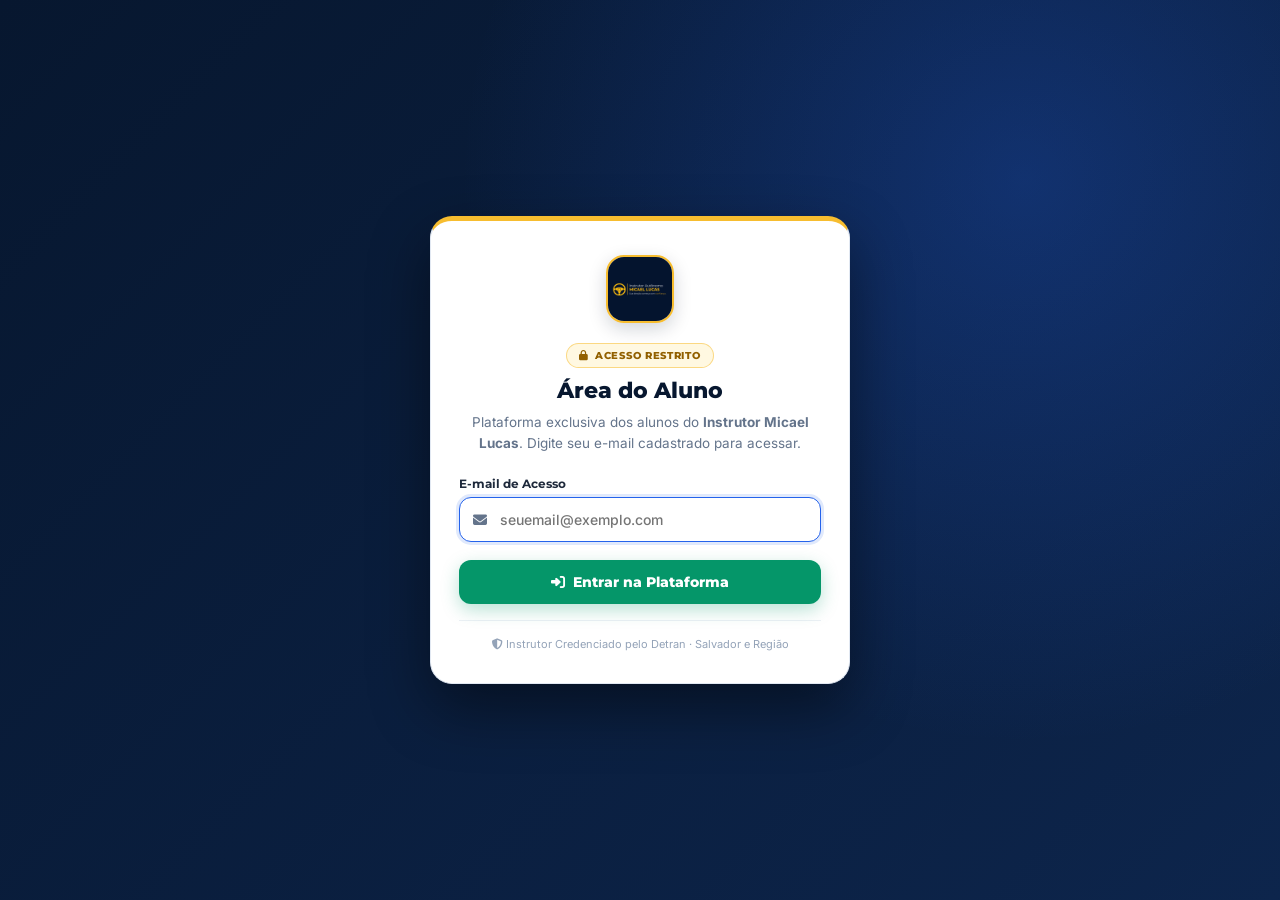
<file: index.html>
<!doctype html><html lang="pt-BR"><head><meta charset="utf-8"><meta name="viewport" content="width=device-width,initial-scale=1"><title>Área do Aluno | Instrutor Micael Lucas</title><meta name="description" content="Apostila digital organizada para a preparação da prova teórica do Detran."><link rel="icon" type="image/jpeg" href="logomicaellucas.jpeg"><link rel="apple-touch-icon" href="logomicaellucas.jpeg"><link rel="preconnect" href="https://fonts.googleapis.com"><link rel="preconnect" href="https://fonts.gstatic.com" crossorigin><link href="https://fonts.googleapis.com/css2?family=Inter:wght@400;500;600;700&family=Montserrat:wght@600;700;800&display=swap" rel="stylesheet"><link href="https://cdnjs.cloudflare.com/ajax/libs/font-awesome/6.4.0/css/all.min.css" rel="stylesheet"><script src="assets/auth.js?v=3"></script>
<style>
.study-visual{margin:30px 0;padding:22px;border-radius:16px;background:linear-gradient(135deg,#f7faff,#eef4ff);border:1px solid #dbe7fb}.study-visual-head{display:flex;align-items:center;gap:9px;margin-bottom:16px;font:800 14px Montserrat;color:#183766}.study-visual-grid{display:grid;grid-template-columns:repeat(3,1fr);gap:12px}.visual-card{min-height:125px;background:#fff;border:1px solid #dde6f2;border-radius:13px;padding:17px;display:flex;flex-direction:column;align-items:flex-start;gap:9px}.visual-card i{width:38px;height:38px;border-radius:10px;display:grid;place-items:center;background:color-mix(in srgb,var(--accent) 12%,white);color:var(--accent);font-size:17px}.visual-card strong{font:800 12px/1.35 Montserrat;color:#1c2d49}.visual-card span{color:#6c7b90;font:12px/1.45 Inter,sans-serif}.study-table-wrap{margin:30px 0;border:1px solid #dfe6ef;border-radius:15px;overflow:hidden}.study-table-title{display:flex;align-items:center;gap:9px;margin:0;padding:15px 18px;background:#f5f8fc;font:800 13px Montserrat;color:#263b5c}.study-table{width:100%;border-collapse:collapse;font:13px/1.5 Inter,sans-serif}.study-table th{background:#102746;color:#fff;text-align:left;padding:12px 15px;font-size:11px;text-transform:uppercase;letter-spacing:.04em}.study-table td{padding:12px 15px;border-top:1px solid #e6ebf2;vertical-align:top}.study-table tr:nth-child(even) td{background:#fafbfd}.exam-tip{margin:30px 0 5px;padding:17px 19px;border-left:4px solid var(--gold);border-radius:0 12px 12px 0;background:#fffbeb;font:14px/1.6 Inter,sans-serif;color:#54451b}.exam-tip strong{display:block;font-family:Montserrat,sans-serif;color:#7c5d00;margin-bottom:4px}.paper-content .study-visual,.paper-content .study-table-wrap,.paper-content .exam-tip{font-style:normal}.paper-content .study-visual p,.paper-content .study-table-wrap p,.paper-content .exam-tip p{margin:0}.paper-content .study-visual p:first-child:first-letter,.paper-content .study-table-wrap p:first-child:first-letter,.paper-content .exam-tip p:first-child:first-letter{float:none;font:inherit;margin:0;color:inherit}
:root{--navy:#07172f;--gold:#f7bd2f;--blue:#2563eb;--ink:#13213a;--muted:#64748b;--line:#e1e8f2;--bg:#f4f7fb;--green:#159669;--shadow:0 18px 45px #0f234117}*{box-sizing:border-box}html{scroll-behavior:smooth}body{margin:0;background:var(--bg);color:var(--ink);font:15px/1.65 Inter,sans-serif}button,input{font:inherit}button,a{cursor:pointer}a{text-decoration:none;color:inherit}h1,h2,h3{font-family:Montserrat,sans-serif;line-height:1.18;margin:0}.shell{width:min(1180px,calc(100% - 40px));margin:auto}
.topbar{position:sticky;top:0;z-index:50;background:#07172ff7;border-bottom:1px solid #203653;color:#fff}.nav{min-height:76px;display:flex;align-items:center;justify-content:space-between;gap:20px}.brand{display:flex;align-items:center;gap:12px}.brand-mark{width:43px;height:43px;border:1px solid #f7bd2f7a;border-radius:13px;display:grid;place-items:center;color:var(--gold)}.brand-logo{height:46px;width:46px;object-fit:cover;border-radius:12px;border:2px solid #f7bd2f7a;box-shadow:0 2px 8px #0006}.brand small{display:block;color:#aab8cd;font-weight:700;font-size:10px;letter-spacing:.08em}.brand strong{font:800 17px Montserrat}.credential{display:flex;align-items:center;gap:8px;padding:8px 13px;border:1px solid #f7bd2f73;border-radius:999px;color:#dce4ef;font-weight:700;font-size:12px}.credential i{color:var(--gold)}
.hero{background:radial-gradient(circle at 80% 20%,#2563eb3b,transparent 44%),linear-gradient(120deg,#0a172b,#0a2147);color:#fff;padding:78px 0 90px}.hero-inner{text-align:center;max-width:820px;margin:auto}.eyebrow{display:inline-flex;align-items:center;gap:8px;padding:7px 12px;border-radius:99px;background:#f7bd2f1a;border:1px solid #f7bd2f59;color:var(--gold);font-size:11px;font-weight:800;letter-spacing:.07em;text-transform:uppercase}.hero h1{font-size:clamp(36px,5vw,58px);margin:22px 0 16px}.hero h1 span{color:var(--gold)}.hero p{max-width:700px;color:#bfcbdd;font-size:18px;margin:auto}.btn{border:1px solid transparent;border-radius:11px;padding:12px 17px;font-weight:800;display:inline-flex;align-items:center;justify-content:center;gap:9px}.primary{background:var(--gold);color:#172033}
.section{padding:58px 0}.section-head{display:flex;align-items:end;justify-content:space-between;gap:24px;margin-bottom:26px}.section-head h2{font-size:27px}.section-head p{color:var(--muted);margin:7px 0 0}.pill{background:#e9f0ff;color:#2458bd;border-radius:99px;padding:7px 12px;font-size:11px;font-weight:800}.modules{display:grid;grid-template-columns:repeat(2,1fr);gap:20px}.subjects{display:grid;grid-template-columns:repeat(3,1fr);gap:20px}.card,.subject{background:#fff;border:1px solid var(--line);border-radius:17px;padding:22px;box-shadow:0 4px 12px #0f172a08;transition:.2s;cursor:pointer}.card{display:flex;min-height:245px;flex-direction:column}.card:hover,.subject:hover{transform:translateY(-3px);box-shadow:var(--shadow)}.card-top{display:flex;justify-content:space-between;align-items:center;margin-bottom:18px}.icon{width:48px;height:48px;border-radius:13px;display:grid;place-items:center;background:var(--accent,#2563eb);color:#fff;font-size:19px}.tag{background:#f1f5f9;color:#64748b;border-radius:99px;padding:5px 9px;font-size:9px;font-weight:800}.card h3,.subject h3{font-size:18px}.card p,.subject p{color:var(--muted);font-size:13px}.card-foot{margin-top:auto;border-top:1px solid #edf1f6;padding-top:15px;display:flex;flex-direction:column;gap:12px;color:#8c99ad;font-size:11px}.card-action{width:100%;border:0;border-radius:11px;padding:11px 16px;background:#059669;color:#fff;font:800 13px Montserrat,sans-serif;display:inline-flex;align-items:center;justify-content:center;gap:8px;transition:.2s;box-shadow:0 4px 12px #0596692e}.card:hover .card-action{background:#047857}.card-action:disabled{color:#a4afbe}.featured{border-color:#eeca6d;background:linear-gradient(150deg,#fff,#fffaf0)}
.subhero{background:linear-gradient(120deg,var(--navy),#102f5d);color:#fff;padding:43px 0}.breadcrumb{display:flex;align-items:center;gap:9px;color:#aebbd0;font-size:12px;margin-bottom:20px;flex-wrap:wrap}.back-btn{border:1px solid #38506f;background:#122b4d;color:#fff;border-radius:9px;padding:8px 12px;font-weight:800;display:inline-flex;align-items:center;gap:8px}.subhero h1{font-size:clamp(30px,4vw,43px);margin:12px 0}.subhero p{color:#bdc9da;max-width:700px}.stats{display:flex;gap:10px;flex-wrap:wrap;margin-top:22px}.stat{background:#142d4f;border:1px solid #365171;padding:8px 12px;border-radius:9px;color:#d8e1ed;font-size:12px}.stat strong{color:var(--gold)}
.study-toolbar{background:#fff;border:1px solid var(--line);border-radius:16px;padding:18px 20px;margin-bottom:24px;display:flex;align-items:center;justify-content:space-between;gap:18px}.overall{flex:1}.overall-top{display:flex;justify-content:space-between;gap:12px;font-size:12px;font-weight:800}.progress-track{height:8px;border-radius:99px;background:#e9eef5;overflow:hidden;margin:9px 0}.progress-fill{height:100%;background:var(--blue);border-radius:inherit}.tip{color:var(--muted);font-size:12px;max-width:380px}.subject{position:relative;overflow:hidden}.subject:before{content:"";position:absolute;inset:0 auto 0 0;width:4px;background:var(--accent)}.number{position:absolute;right:18px;top:18px;color:#c7d0dc;font:800 26px Montserrat}.subject .icon{margin-bottom:18px}.subject p{min-height:62px}.subject-meta{display:flex;justify-content:space-between;color:#7e8da3;font-size:11px;font-weight:700}.subject button{width:100%;margin-top:17px;border:0;border-radius:10px;padding:11px;background:var(--navy);color:#fff;font-weight:800}.subject button:hover{background:var(--blue)}
.module-panel{max-width:850px;margin:auto;background:#fff;border:1px solid var(--line);border-radius:20px;padding:clamp(28px,5vw,56px);box-shadow:var(--shadow);text-align:center}.module-panel .icon{margin:0 auto 22px;width:64px;height:64px;font-size:25px}.module-panel h2{font-size:clamp(26px,4vw,38px);margin-bottom:14px}.module-panel p{color:var(--muted);font-size:16px;max-width:610px;margin:0 auto 28px}.module-panel .btn{background:var(--navy);color:#fff}.module-panel .soon{display:inline-block;margin-bottom:18px;padding:6px 11px;border-radius:99px;background:#fff4cf;color:#936600;font-size:11px;font-weight:800}
.reader{min-height:calc(100vh - 72px)}.reader-head{background:var(--navy);color:#fff;padding:24px 0}.reader-head-row{display:flex;justify-content:space-between;align-items:center;gap:24px}.reader-kicker{color:var(--gold);font-size:10px;font-weight:800;text-transform:uppercase}.reader-head h1{font-size:22px;margin-top:6px}.reader-actions{display:flex;gap:8px}.reader-actions .back-btn{background:transparent}.reader-progress{min-width:210px;color:#b9c6d8;font-size:11px;text-align:right}.reader-progress .progress-track{background:#2c405c}.reader-progress .progress-fill{background:var(--gold)}.reader-layout{display:grid;grid-template-columns:285px minmax(0,1fr);gap:28px;padding:30px 0 65px}.toc{position:sticky;top:102px;align-self:start;background:#fff;border:1px solid var(--line);border-radius:16px;overflow:hidden;max-height:calc(100vh - 125px);display:flex;flex-direction:column}.toc-head{padding:15px;border-bottom:1px solid var(--line)}.toc-title{font:800 13px Montserrat;margin-bottom:10px;display:flex;justify-content:space-between}.search{width:100%;border:1px solid #d5deea;border-radius:9px;padding:9px 11px}.toc-list{overflow:auto;padding:7px}.toc-item{width:100%;border:0;background:none;border-radius:9px;padding:9px;text-align:left;display:flex;gap:9px;align-items:center;color:#56657b;font-size:11px}.toc-item:hover{background:#f1f5f9}.toc-item.active{background:#eaf1ff;color:#1d4ed8;font-weight:800}.toc-item.done .page-dot{background:var(--green);color:#fff}.page-dot{width:27px;height:27px;flex:0 0 27px;border-radius:8px;background:#edf1f6;display:grid;place-items:center;font-size:9px}.reading-column{min-width:0}.paper{max-width:900px;margin:auto;background:#fff;border:1px solid var(--line);border-top:5px solid var(--accent,var(--blue));border-radius:18px;box-shadow:var(--shadow);padding:clamp(28px,5vw,62px);min-height:650px}.paper-label{display:flex;align-items:center;gap:8px;color:var(--accent,var(--blue));font-weight:800;font-size:11px;text-transform:uppercase;letter-spacing:.07em}.paper-label:before{content:"";width:22px;height:2px;background:currentColor}.paper h2{font-size:clamp(27px,4vw,39px);margin:12px 0 28px;padding-bottom:23px;border-bottom:1px solid var(--line)}.paper-content{font-family:Georgia,serif;font-size:18.5px;line-height:1.92;color:#26364e;max-width:760px}.paper-content p{margin:0 0 1.25em}.paper-content h3.paper-subhead{font:800 16px/1.35 Montserrat,sans-serif;color:#13213a;margin:26px 0 10px;padding-left:11px;border-left:3px solid var(--accent,var(--blue));letter-spacing:.01em}.paper-content ul.paper-list{margin:0 0 1.35em;padding-left:20px;list-style:none}.paper-content ul.paper-list li{position:relative;margin-bottom:8px;line-height:1.75}.paper-content ul.paper-list li:before{content:"•";position:absolute;left:-16px;color:var(--accent,var(--blue));font-weight:800}.paper-content p:first-child:first-letter{float:left;font:700 55px/44px Montserrat;margin:8px 9px 0 0;color:var(--accent,var(--blue))}.reader-nav{max-width:900px;margin:24px auto 0;display:grid;grid-template-columns:1fr auto 1fr;align-items:center;gap:12px}.nav-btn{border:1px solid var(--line);background:#fff;border-radius:10px;padding:11px 15px;font-weight:800}.nav-btn.next{background:var(--blue);border-color:var(--blue);color:#fff;justify-self:end}.nav-btn:disabled{opacity:.35}.page-count{color:var(--muted);font-size:11px;font-weight:700}.empty{padding:22px;text-align:center;color:var(--muted)}.footer{background:var(--navy);color:#94a3b8;padding:32px 0;text-align:center;font-size:11px}
.subject-cover{overflow:hidden;border-radius:22px;background:linear-gradient(135deg,var(--accent),#07172f 82%);color:#fff;box-shadow:var(--shadow);margin-bottom:26px}.cover-inner{padding:clamp(32px,6vw,72px);display:grid;grid-template-columns:1fr auto;gap:35px;align-items:center}.cover-icon{width:110px;height:110px;border-radius:28px;background:#ffffff18;border:1px solid #ffffff38;display:grid;place-items:center;font-size:44px}.cover-kicker{font-size:11px;font-weight:800;letter-spacing:.1em;color:#fff3c4}.subject-cover h1{font-size:clamp(32px,5vw,54px);margin:12px 0}.subject-cover p{color:#e1e9f4;max-width:700px;font-size:16px}.cover-actions{display:flex;gap:11px;flex-wrap:wrap;margin-top:25px}.cover-actions .btn{background:#fff;color:var(--navy)}.cover-actions .outline{background:transparent;color:#fff;border-color:#ffffff66}.summary{background:#fff;border:1px solid var(--line);border-radius:18px;padding:clamp(22px,4vw,36px)}.summary-head{display:flex;justify-content:space-between;align-items:end;gap:20px;padding-bottom:18px;border-bottom:1px solid var(--line)}.summary-head h2{font-size:24px}.summary-head span{color:var(--muted);font-size:12px}.summary-list{display:grid;grid-template-columns:repeat(2,1fr);gap:9px 18px;padding-top:18px}.summary-item{border:1px solid #e8edf4;background:#f9fbfd;border-radius:11px;padding:12px;display:flex;align-items:center;gap:11px;text-align:left;color:#405069}.summary-item:hover{border-color:var(--accent);background:#fff}.summary-number{width:30px;height:30px;flex:0 0 30px;border-radius:9px;background:#e9eff8;display:grid;place-items:center;font-size:10px;font-weight:800}.summary-item.done .summary-number{background:var(--green);color:#fff}
@media(max-width:900px){.modules,.subjects{grid-template-columns:repeat(2,1fr)}.reader-layout{grid-template-columns:1fr}.toc{position:static;max-height:310px}.reader-progress{display:none}}@media(max-width:650px){.shell{width:min(100% - 26px,1180px)}.credential{display:none}.hero{padding:58px 0}.hero h1{font-size:35px}.modules{grid-template-columns:repeat(2,1fr)}.subjects,.summary-list{grid-template-columns:1fr}.section{padding:42px 0}.section-head,.study-toolbar,.reader-head-row,.summary-head{align-items:flex-start;flex-direction:column}.cover-inner{grid-template-columns:1fr}.cover-icon{width:76px;height:76px;border-radius:20px;font-size:30px;grid-row:1}.reader-actions{width:100%}.reader-actions .back-btn{flex:1;justify-content:center}.paper{padding:28px 20px}.paper-content{font-size:16.5px}.reader-nav{grid-template-columns:1fr 1fr}.page-count{grid-column:1/-1;grid-row:1;text-align:center}.nav-btn{width:100%}.brand small{display:none}}
</style></head><body><header class="topbar"><div class="shell nav"><a class="brand" href="#inicio"><img src="logomicaellucas.jpeg" alt="Logo Instrutor Micael Lucas" class="brand-logo"><span><small>INSTRUTOR AUTÔNOMO</small><strong>MICAEL LUCAS</strong></span></a><span class="credential"><i class="fa-solid fa-shield-halved"></i> Instrutor credenciado pelo Detran</span></div></header><main id="app"></main><footer class="footer"><div class="shell">Conteúdo de apoio à formação de condutores · Consulte sempre a legislação atualizada.</div></footer>
<style>@media(max-width:650px){.study-visual-grid{grid-template-columns:1fr}.visual-card{min-height:0}.study-table-wrap{overflow-x:auto}.study-table{min-width:520px}.study-visual{padding:16px}}</style>
<script src="content/legislacao.js"></script><script src="content/direcao-defensiva.js"></script><script src="content/primeiros-socorros.js"></script><script src="content/cidadania.js"></script><script src="content/meio-ambiente.js"></script><script src="content/mecanica.js"></script>
<script>
const studyAids={
'legislacao:1':{v:[['fa-scale-balanced','CTB','Regras gerais do trânsito brasileiro'],['fa-building-columns','Sistema Nacional','Órgãos normativos e executivos'],['fa-road','Vias','Urbanas e rurais']],t:[['Estrutura','Função','Exemplo'],['Normativa','Cria e coordena normas','Contran e Cetran'],['Executiva','Aplica e fiscaliza','Senatran, Detran e órgãos rodoviários'],['Recursal','Julga recursos','Jari']],d:'Observe se a questão pergunta quem regulamenta, quem executa ou quem julga.'},
'legislacao:2':{v:[['fa-motorcycle','ACC e A','Ciclomotores e veículos de duas ou três rodas'],['fa-car-side','Categoria B','Automóveis dentro dos limites da categoria'],['fa-truck','C, D e E','Carga, passageiros e combinações']],t:[['Documento','Finalidade','Atenção'],['ACC','Condução de ciclomotores','Possui processo próprio'],['PPD','Permissão inicial para dirigir','Período probatório'],['CNH','Comprova a habilitação','Categoria compatível com o veículo']],d:'Memorize a diferença entre ACC, PPD e CNH.'},
'legislacao:3':{v:[['fa-arrow-right','Posicionamento','Respeite o lado e as faixas corretas'],['fa-car-rear','Distância','Mantenha espaço seguro à frente'],['fa-eye','Manobra segura','Observe, sinalize e execute']],t:[['Situação','Conduta segura','Evite'],['Ultrapassagem','Verificar sinalização e visibilidade','Iniciar sem espaço'],['Conversão','Sinalizar com antecedência','Mudança brusca'],['Marcha à ré','Somente pequenas manobras','Longas distâncias']],d:'Em circulação, pense na sequência: observar, sinalizar e executar com segurança.'},
'legislacao:4':{v:[['fa-triangle-exclamation','Infração','Descumprimento de norma'],['fa-file-invoice-dollar','Penalidade','Consequência administrativa'],['fa-gavel','Crime de trânsito','Responsabilidade penal']],t:[['Conceito','Representa','Consequência possível'],['Infração','Violação administrativa','Pontuação e multa'],['Penalidade','Medida aplicada','Suspensão ou cassação'],['Crime','Conduta penal','Detenção ou multa']],d:'Não confunda infração, penalidade e medida administrativa.'},
'legislacao:5':{v:[['fa-ban','Regulamentação','Obrigações e proibições'],['fa-triangle-exclamation','Advertência','Alerta de perigo'],['fa-circle-info','Indicação','Destinos e serviços']],t:[['Grupo','Função','Como estudar'],['Regulamentação','Determinar regras','Associe símbolo e obrigação'],['Advertência','Antecipar riscos','Identifique o perigo'],['Indicação','Orientar','Observe destinos e serviços']],d:'Estude as placas por família e finalidade.'},
'legislacao:6':{v:[['fa-road','Marcas viárias','Linhas e símbolos no pavimento'],['fa-traffic-light','Semáforos','Controlam os fluxos'],['fa-person','Gestos','Ordens de agentes e condutores']],t:[['Sinal','Local','Objetivo'],['Horizontal','Pavimento','Organizar movimentos'],['Semafórico','Interseções','Alternar passagem e parada'],['Gestos do agente','Operações','Dar ordens prioritárias']],d:'A ordem do agente prevalece sobre os demais sinais.'},
'direcao-defensiva:3':{v:[['fa-cloud-rain','Chuva','Reduza e amplie a distância'],['fa-moon','Pouca luz','Use corretamente a iluminação'],['fa-road-barrier','Via ruim','Antecipe buracos e obras']],t:[['Condição','Risco','Resposta'],['Chuva','Aquaplanagem','Menor velocidade e maior distância'],['Neblina','Baixa visibilidade','Iluminação e atenção'],['Pista irregular','Perda de controle','Evitar movimentos bruscos']],d:'Reduza a velocidade, aumente a distância e evite movimentos bruscos.'},
'direcao-defensiva:5':{v:[['fa-arrows-left-right','Espaço','Mantenha distância lateral'],['fa-car-burst','Previsão','Antecipe erros de terceiros'],['fa-gauge-simple-low','Velocidade','Adapte-se às condições']],t:[['Risco','Prevenção'],['Veículo da frente','Distância e atenção'],['Veículo de trás','Evitar frenagem brusca'],['Cruzamentos','Reduzir e observar'],['Curvas','Entrar em velocidade compatível']],d:'Conduza de modo a evitar o acidente mesmo diante do erro de outra pessoa.'},
'primeiros-socorros:1':{v:[['fa-shield-halved','Proteger','Evite que o acidente aumente'],['fa-triangle-exclamation','Sinalizar','Avise os demais usuários'],['fa-phone','Socorrer','Acione atendimento']],t:[['Ordem','Objetivo'],['1. Proteger','Segurança da cena'],['2. Sinalizar','Prevenir novos acidentes'],['3. Acionar','Chamar o serviço adequado'],['4. Avaliar','Observar sem agravar']],d:'A primeira obrigação é impedir novos acidentes.'},
'primeiros-socorros:3':{v:[['fa-lungs','Respiração','Observe se a vítima respira'],['fa-heart-pulse','Circulação','Verifique os sinais'],['fa-user-doctor','Treinamento','Técnicas avançadas exigem preparo']],t:[['Faça','Não faça'],['Acione o socorro','Não ofereça líquidos'],['Proteja e acalme','Não mova sem necessidade'],['Siga orientações','Não improvise técnicas']],d:'Desconfie de alternativas que mandam movimentar a vítima sem necessidade.'},
'meio-ambiente:3':{v:[['fa-smog','Emissões','Gases da combustão'],['fa-filter','Catalisador','Reduz substâncias nocivas'],['fa-screwdriver-wrench','Manutenção','Motor regulado polui menos']],t:[['Problema','Causa','Prevenção'],['Fumaça','Combustão inadequada','Revisão do motor'],['Consumo elevado','Manutenção deficiente','Inspeções periódicas'],['Ruído','Escapamento alterado','Conservar o sistema']],d:'Veículo bem conservado reduz consumo, ruído e poluentes.'},
'mecanica:4':{v:[['fa-circle-stop','Freio de serviço','Reduz ou para o veículo'],['fa-hand','Estacionamento','Mantém o veículo parado'],['fa-triangle-exclamation','Falhas','Ruídos ou perda de eficiência']],t:[['Sinal','Risco','Providência'],['Pedal diferente','Falha no sistema','Parar e avaliar'],['Ruído','Desgaste','Inspeção especializada'],['Desvio ao frear','Frenagem desigual','Manutenção imediata']],d:'Qualquer alteração nos freios exige avaliação.'},
'mecanica:6':{v:[['fa-circle-dot','Pneus','Calibragem e sulcos'],['fa-lightbulb','Iluminação','Ver e ser visto'],['fa-toolbox','Equipamentos','Itens obrigatórios']],t:[['Verificação','Observar','Quando'],['Pneus','Pressão e desgaste','Regularmente'],['Luzes','Funcionamento','Antes de dirigir à noite'],['Fluidos','Nível e vazamentos','Conforme o fabricante']],d:'Manutenção preventiva é mais segura que esperar uma falha.'}
};
function renderStudyAid(s,chapter){const a=studyAids[`${s.slug}:${chapter.number}`];if(!a)return'';let visual=`<section class="study-visual"><div class="study-visual-head"><i class="fa-solid fa-diagram-project"></i> Entenda visualmente</div><div class="study-visual-grid">${a.v.map(x=>`<div class="visual-card"><i class="fa-solid ${x[0]}"></i><strong>${x[1]}</strong><span>${x[2]}</span></div>`).join('')}</div></section>`;let table='';if(a.t){let [heads,...rows]=a.t;table=`<section class="study-table-wrap"><h3 class="study-table-title"><i class="fa-solid fa-table-list"></i> Quadro de revisão</h3><table class="study-table"><thead><tr>${heads.map(h=>`<th>${h}</th>`).join('')}</tr></thead><tbody>${rows.map(r=>`<tr>${r.map(c=>`<td>${c}</td>`).join('')}</tr>`).join('')}</tbody></table></section>`}return visual+table+`<aside class="exam-tip"><strong><i class="fa-solid fa-lightbulb"></i> Atenção para a prova</strong>${a.d}</aside>`}
</script>
<script>
const app=document.querySelector('#app'),subjects=window.manualSubjects||[];
const modules=[['#2563eb','fa-id-card','PASSO A PASSO','Guia Definitivo da CNH','Entenda o processo da primeira habilitação, dos exames às aulas e à aprovação.'],['#f59e0b','fa-book-open','CONTEÚDO COMPLETO','Preparatório para Prova Teórica','Leia o conteúdo completo do manual, organizado em seis disciplinas.'],['#4f46e5','fa-brain','PSICOTÉCNICO','Desmistificando o Exame Psicológico','Orientações para entender a avaliação e chegar mais tranquilo.'],['#e11d48','fa-clipboard-check','TESTE REAL','Simulados Oficiais Detran','Treine seus conhecimentos em um ambiente focado na prova.'],['#059669','fa-car','ETAPA FINAL','Preparação para a Prova Prática','Percurso, comandos do examinador e faltas mais comuns.'],['#2563eb','fa-circle-question','SUPORTE & FAQ','Central de Dúvidas Frequentes','Respostas rápidas sobre prazos, taxas e reagendamentos.']];
const chapterPlan={legislacao:[['Fundamentos da Legislação e Sistema de Trânsito',0,2],['Habilitação, Categorias e Documentos',2,5],['Normas de Circulação e Conduta',5,8],['Infrações, Penalidades e Crimes de Trânsito',8,11],['Sinalização Vertical e Placas',11,18],['Sinalização Horizontal, Semafórica e Gestos',18,22]],'direcao-defensiva':[['Princípios da Direção Defensiva',0,1],['Atenção, Comportamento e Responsabilidade',1,3],['Condições Adversas da Via e do Clima',3,6],['Condições do Condutor, Álcool e Sono',6,9],['Prevenção de Colisões e Condução Segura',9,13]],'primeiros-socorros':[['Segurança no Local do Acidente',0,1],['Sinalização e Acionamento do Socorro',1,2],['Avaliação da Vítima e Reanimação',2,4],['Desmaio, Choque e Hemorragias',4,6],['Fraturas, Traumas e Ferimentos',6,9]],cidadania:[['Cidadania, Direitos e Deveres no Trânsito',0,1],['Educação, Respeito e Campanhas de Trânsito',1,2],['Convivência Social e Mobilidade',2,3]],'meio-ambiente':[['Trânsito e Preservação do Meio Ambiente',0,1],['Órgãos Ambientais e Responsabilidade',1,2],['Poluição Veicular e Controle de Emissões',2,3],['Poluição Sonora, Água e Sustentabilidade',3,5]],mecanica:[['Manutenção Preventiva e Funcionamento do Veículo',0,1],['Motor e Sistema de Alimentação',1,2],['Transmissão e Conjunto de Força',2,3],['Sistema de Freios',3,4],['Direção, Suspensão e Segurança',4,5],['Pneus, Equipamentos e Cuidados Essenciais',5,6]]};
function totals(){return subjects.reduce((n,s)=>n+s.pages.length,0)}function esc(v){return v.replace(/[&<>"']/g,c=>({'&':'&amp;','<':'&lt;','>':'&gt;','"':'&quot;',"'":'&#39;'}[c]))}function paras(t){let lines=t.split(/\n+/).map(l=>l.trim()).filter(Boolean),out=[],ul=[];const flushUl=()=>{if(ul.length){out.push('<ul class="paper-list">'+ul.map(x=>'<li>'+esc(x)+'</li>').join('')+'</ul>');ul=[]}};lines.forEach(l=>{if(/^[•\-]\s*/.test(l)){ul.push(l.replace(/^[•\-]\s*/,''));return}flushUl();if(l.length<95&&(/^[A-ZÁÉÍÓÚÂÊÔÃÕÇ0-9\s—\-()/,"ºª.:]+$/.test(l)||/^(?:\d+(?:\.\d+|\.[a-z]\))?\s+[A-ZÁÉÍÓÚÂÊÔÃÕÇ])/.test(l))){out.push('<h3 class="paper-subhead">'+esc(l)+'</h3>')}else{out.push('<p>'+esc(l)+'</p>')}});flushUl();return out.join('')}function topicTitle(p,i){let h=p.text.split(/[\n.!?]/).map(s=>s.trim()).find(s=>s&&!/^Capítulo\s+\d+/i.test(s))||p.text.split(/[.!?]/)[0];h=h.replace(/^Capítulo\s+\d+\s*-?\s*/i,'').trim().replace(/\s+/g,' ');if(h.length>78)h=h.slice(0,78).replace(/\s+\S*$/,'')+'…';return h.length>7?h:'Tópico '+(i+1)}
function home(){app.innerHTML=`<section class="hero"><div class="shell hero-inner"><span class="eyebrow"><i class="fa-solid fa-graduation-cap"></i> Plataforma teórica de apoio</span><h1>Plataforma de Estudos<br><span>Instrutor Micael Lucas</span></h1><p>Sua direção começa com confiança. Prepare-se com conteúdo organizado e avance no seu ritmo para a prova teórica.</p></div></section><section class="section"><div class="shell"><div class="section-head"><div><h2>Módulos do Sistema de Ensino</h2><p>Toque em um módulo para acessar conteúdos e orientações.</p></div><span class="pill">6 módulos disponíveis</span></div><div class="modules">${modules.map((m,i)=>`<article class="card ${i===1?'featured':''}" data-module="${i}" style="--accent:${m[0]}"><div class="card-top"><span class="icon"><i class="fa-solid ${m[1]}"></i></span><span class="tag">${m[2]}</span></div><h3>${m[3]}</h3><p>${m[4]}</p><div class="card-foot"><span><i class="fa-regular fa-clock"></i> ${i===1?'Leitura por disciplina':'Área do módulo'}</span><button class="card-action" type="button">Acessar módulo <i class="fa-solid fa-arrow-right"></i></button></div></article>`).join('')}</div></div></section>`;document.querySelectorAll('[data-module]').forEach(b=>b.onclick=()=>location.hash='modulo/'+b.dataset.module)}
function guideCNH(){app.innerHTML=`<section class="subhero"><div class="shell"><div class="breadcrumb"><button class="back-btn" onclick="location.hash='inicio'"><i class="fa-solid fa-arrow-left"></i> Voltar ao início</button><span>Início</span><i class="fa-solid fa-chevron-right"></i><span>Guia Definitivo da CNH</span></div><span class="eyebrow"><i class="fa-solid fa-id-card"></i> PASSO A PASSO</span><h1>Guia Definitivo da CNH</h1><p>Tudo que você precisa saber sobre o processo da primeira habilitação, do início ao fim, de forma clara e sem enrolação.</p></div></section><section class="section"><div class="shell"><style>.guide-steps{display:flex;flex-direction:column;gap:0}.guide-step{display:grid;grid-template-columns:64px 1fr;gap:0 24px;position:relative}.guide-step:not(:last-child):before{content:'';position:absolute;left:31px;top:64px;bottom:0;width:2px;background:linear-gradient(var(--step-color,#2563eb),#e1e8f2);z-index:0}.guide-step-badge{width:64px;height:64px;border-radius:50%;background:var(--step-color,#2563eb);color:#fff;display:grid;place-items:center;font:800 22px Montserrat;flex-shrink:0;position:relative;z-index:1;box-shadow:0 4px 16px color-mix(in srgb,var(--step-color,#2563eb) 40%,transparent)}.guide-step-body{background:#fff;border:1px solid var(--line);border-left:4px solid var(--step-color,#2563eb);border-radius:0 16px 16px 0;padding:22px 26px;margin-bottom:28px}.guide-step-body h3{font:800 18px Montserrat;color:var(--ink);margin:0 0 10px;display:flex;align-items:center;gap:10px}.guide-step-body h3 i{color:var(--step-color,#2563eb)}.guide-step-body p{color:#455268;font-size:15px;line-height:1.7;margin:0 0 10px}.guide-step-body p:last-child{margin:0}.guide-tip{margin-top:14px;padding:12px 16px;border-radius:10px;background:color-mix(in srgb,var(--step-color,#2563eb) 9%,white);border:1px solid color-mix(in srgb,var(--step-color,#2563eb) 22%,white);font-size:13px;color:#3a4e6a;display:flex;gap:10px;align-items:flex-start}.guide-tip i{margin-top:2px;color:var(--step-color,#2563eb);flex-shrink:0}.guide-highlight{display:inline-block;background:var(--gold);color:#172033;border-radius:6px;padding:2px 8px;font-weight:800;font-size:14px}.guide-link{color:#2563eb;font-weight:700;text-decoration:underline}.guide-cats{display:flex;gap:10px;flex-wrap:wrap;margin-top:12px}.guide-cat{border:1px solid var(--line);border-radius:10px;padding:10px 14px;background:#f9fbfd;font-size:13px;font-weight:700;color:#2c3e55;display:flex;align-items:center;gap:8px}.guide-cat i{color:var(--step-color,#2563eb)}.guide-badge-ok{display:inline-flex;align-items:center;gap:6px;background:#dcfce7;color:#166534;border-radius:99px;padding:4px 11px;font-size:12px;font-weight:800}@media(max-width:600px){.guide-step{grid-template-columns:44px 1fr}.guide-step-badge{width:44px;height:44px;font-size:16px}.guide-step:not(:last-child):before{left:21px;top:44px}}</style><div class="section-head"><div><h2>Como tirar sua CNH — Passo a Passo</h2><p>Siga cada etapa com atenção. Não pule nenhuma!</p></div><span class="pill">7 etapas</span></div><div class="guide-steps"><div class="guide-step" style="--step-color:#7c3aed"><div class="guide-step-badge">1</div><div class="guide-step-body"><h3><i class="fa-solid fa-mobile-screen-button"></i> Baixe o aplicativo CNH Digital Brasil</h3><p>O ponto de partida de tudo é o <strong>aplicativo CNH Digital Brasil</strong>, disponível gratuitamente para <strong>Android</strong> e <strong>iPhone</strong>.</p><p>Dentro do aplicativo você vai realizar o <strong>Curso Teórico Online</strong> — assista todas as aulas e ao concluir o próprio app emite o <strong>Certificado de Conclusão</strong>. Guarde esse certificado, ele será exigido no Detran.</p><div class="guide-tip"><i class="fa-solid fa-circle-info"></i><span>Você não precisa imprimir nada. O certificado fica salvo digitalmente no próprio aplicativo.</span></div></div></div><div class="guide-step" style="--step-color:#2563eb"><div class="guide-step-badge">2</div><div class="guide-step-body"><h3><i class="fa-solid fa-building-columns"></i> Vá ao Detran para iniciar o processo</h3><p>Com o curso concluído, dirija-se pessoalmente a um posto do <strong>Detran</strong> para dar início à sua primeira habilitação. Leve o celular com o aplicativo da CNH Digital Brasil para que eles possam <strong>identificar sua conclusão do curso</strong>.</p><p>No Detran você vai:</p><ul style="margin:8px 0 12px;padding-left:20px;color:#455268;font-size:15px;line-height:2"><li>Escolher a <strong>categoria</strong> desejada (veja abaixo)</li><li>Agendar o <strong>exame psicotécnico</strong> (eles já indicam a clínica credenciada)</li><li>Pagar a <strong>taxa inicial</strong></li></ul><div class="guide-cats"><div class="guide-cat"><i class="fa-solid fa-motorcycle"></i> Apenas <strong>A</strong> (moto)</div><div class="guide-cat"><i class="fa-solid fa-car-side"></i> Apenas <strong>B</strong> (carro)</div><div class="guide-cat"><i class="fa-solid fa-car-side"></i><i class="fa-solid fa-motorcycle"></i> <strong>AB</strong> (moto + carro)</div></div><div class="guide-tip"><i class="fa-solid fa-triangle-exclamation"></i><span>As categorias <strong>C, D e E</strong> (caminhão, ônibus, combinados) só podem ser tiradas depois que você já tiver a categoria <strong>B</strong>.</span></div><div class="guide-tip" style="margin-top:8px"><i class="fa-solid fa-circle-dollar-to-slot"></i><span>A taxa paga no Detran é em torno de <span class="guide-highlight">R$ 180</span>. Este valor pode ser reajustado — verifique o valor atual no balcão.</span></div></div></div><div class="guide-step" style="--step-color:#0891b2"><div class="guide-step-badge">3</div><div class="guide-step-body"><h3><i class="fa-solid fa-brain"></i> Faça o exame psicotécnico</h3><p>No dia agendado, compareça à clínica indicada pelo Detran para realizar o <strong>exame psicotécnico</strong> (avaliação psicológica).</p><p>O resultado sai em até <span class="guide-highlight">7 dias</span>. Se não passar, fique tranquilo: você tem direito a um <strong>reteste gratuito</strong> — e muitas vezes o reteste é apenas na atividade em que você teve dificuldade.</p><div class="guide-tip"><i class="fa-solid fa-lightbulb"></i><span>Não é difícil. O segredo é <strong>prestar atenção</strong> durante as atividades e não se apressar. Respire fundo e vá com calma.</span></div></div></div><div class="guide-step" style="--step-color:#059669"><div class="guide-step-badge">4</div><div class="guide-step-body"><h3><i class="fa-solid fa-file-pen"></i> Estude e agende a prova teórica</h3><p>Com o psicotécnico aprovado, o próximo passo é a <strong>prova teórica</strong>. Esta plataforma tem o <strong>conteúdo completo</strong> organizado e simulados para você se preparar com segurança.</p><p>O agendamento é feito pelo site oficial do Detran-BA:</p><a class="guide-link" href="https://servicos.detran.ba.gov.br/" target="_blank" rel="noopener"><i class="fa-solid fa-arrow-up-right-from-square"></i> servicos.detran.ba.gov.br</a><div class="guide-tip" style="margin-top:14px"><i class="fa-solid fa-calendar-clock"></i><span>Agende assim que o resultado do psicotécnico aparecer no aplicativo CNH Digital Brasil. Com a alta demanda, a data mais próxima costuma ter no mínimo <strong>20 dias de espera</strong> — não deixe para última hora.</span></div></div></div><div class="guide-step" style="--step-color:#f59e0b"><div class="guide-step-badge">5</div><div class="guide-step-body"><h3><i class="fa-solid fa-car"></i> Aulas práticas com o Instrutor Micael Lucas</h3><p>Aprovado na teórica, chegou a hora das <strong>aulas práticas</strong>! O Instrutor Micael Lucas vai te guiar em tudo, do zero à aprovação.</p><p>Não sabe dirigir ainda? <strong>Sem problema</strong> — ele te ensina do absoluto início e te deixa pronto para enfrentar a prova com confiança.</p><ul style="margin:8px 0 12px;padding-left:20px;color:#455268;font-size:15px;line-height:2"><li>O mesmo <strong>carro e moto</strong> que você treina é o que você usa na prova</li><li>O instrutor <strong>vai com você</strong> no dia da prova prática</li><li>As provas práticas acontecem toda <strong>terça-feira</strong></li><li>Só é possível fazer <strong>um veículo por vez</strong> (moto ou carro)</li></ul><div class="guide-tip"><i class="fa-solid fa-star"></i><span>Você entra na prova conhecendo o veículo, o instrutor e o percurso — isso faz toda a diferença!</span></div></div></div><div class="guide-step" style="--step-color:#e11d48"><div class="guide-step-badge">6</div><div class="guide-step-body"><h3><i class="fa-solid fa-flag-checkered"></i> Prova prática — é a reta final!</h3><p>Com as aulas concluídas, você está pronto para a <strong>prova prática</strong>. Lembre-se: as provas são realizadas todas as <strong>terças-feiras</strong> e você faz <strong>um veículo por vez</strong>.</p><p>Se tiver feito a categoria AB, primeiro você faz a prova de um veículo e, depois de aprovado, agenda a prova do outro.</p><div class="guide-tip"><i class="fa-solid fa-check-circle"></i><span>O Instrutor Micael Lucas acompanha você até o final. Confie no treino — você chega preparado!</span></div></div></div><div class="guide-step" style="--step-color:#4f46e5"><div class="guide-step-badge">7</div><div class="guide-step-body"><h3><i class="fa-solid fa-id-card"></i> PPD e CNH definitiva — missão cumprida!</h3><p>Concluídas todas as etapas, você receberá a <strong>PPD (Permissão Para Dirigir)</strong>. Você fica com ela por <span class="guide-highlight">1 ano</span> dirigindo sem infrações graves.</p><p>Após esse período, sem pendências, sua <strong>CNH definitiva</strong> é emitida automaticamente.</p><div class="guide-tip"><i class="fa-solid fa-shield-halved"></i><span>Durante o ano da PPD, dirija com responsabilidade — qualquer infração grave pode reiniciar o prazo ou suspender seu direito.</span></div><div style="margin-top:16px"><span class="guide-badge-ok"><i class="fa-solid fa-check"></i> Você tem carteira de motorista!</span></div></div></div></div><div style="text-align:center;margin-top:10px"><button class="btn primary" onclick="location.hash='inicio'"><i class="fa-solid fa-arrow-left"></i> Voltar ao início</button></div></div></section>`}
function modulePage(index){const m=modules[index];if(!m){location.hash='inicio';return}if(Number(index)===1){location.hash='biblioteca';return}if(Number(index)===0){guideCNH();return}if(Number(index)===3){location.href='simulados.html';return}app.innerHTML=`<section class="subhero"><div class="shell"><div class="breadcrumb"><button class="back-btn" onclick="location.hash='inicio'"><i class="fa-solid fa-arrow-left"></i> Voltar ao início</button><span>Início</span><i class="fa-solid fa-chevron-right"></i><span>${m[3]}</span></div><span class="eyebrow"><i class="fa-solid ${m[1]}"></i> ${m[2]}</span><h1>${m[3]}</h1><p>${m[4]}</p></div></section><section class="section"><div class="shell"><div class="module-panel" style="--accent:${m[0]}"><span class="icon"><i class="fa-solid ${m[1]}"></i></span><span class="soon">CONTEÚDO EM PREPARAÇÃO</span><h2>Este módulo terá sua própria área</h2><p>O espaço já está organizado dentro do sistema. Aqui poderão entrar aulas, orientações, exercícios e materiais específicos deste módulo sem alterar a página inicial.</p><button class="btn" onclick="location.hash='inicio'"><i class="fa-solid fa-arrow-left"></i> Voltar aos módulos</button></div></div></section>`}
function library(){let total=totals();app.innerHTML=`<section class="subhero"><div class="shell"><div class="breadcrumb"><button class="back-btn" onclick="location.hash='inicio'"><i class="fa-solid fa-arrow-left"></i> Voltar ao início</button><span>Área do aluno</span><i class="fa-solid fa-chevron-right"></i><span>Apostila</span></div><span class="eyebrow"><i class="fa-solid fa-book-open"></i> Apostila digital</span><h1>Matérias da apostila</h1><p>Escolha uma matéria para abrir diretamente suas páginas de leitura.</p><div class="stats"><span class="stat"><strong>${subjects.length}</strong> matérias</span><span class="stat"><strong>${total}</strong> páginas no total</span></div></div></section><section class="section"><div class="shell"><div class="section-head"><div><h2>Escolha uma matéria</h2><p>Acesse o conteúdo completo e navegue pelas páginas de leitura.</p></div><span class="pill">Leitura por matéria</span></div><div class="subjects">${subjects.map((s,i)=>`<article class="subject" data-subject="${s.slug}" style="--accent:${s.accent}"><span class="number">${String(i+1).padStart(2,'0')}</span><span class="icon"><i class="fa-solid ${s.icon}"></i></span><h3>${s.title}</h3><p>${s.description}</p><div class="subject-meta"><span>${s.pages.length} páginas</span><span>Conteúdo completo</span></div><button type="button">Abrir matéria <i class="fa-solid fa-arrow-right"></i></button></article>`).join('')}</div></div></section>`;document.querySelectorAll('[data-subject]').forEach(b=>{let s=subjects.find(x=>x.slug===b.dataset.subject);b.onclick=()=>location.hash=`disciplina/${s.slug}/${s.pages[0].page}`})}
function cover(slug){let s=subjects.find(x=>x.slug===slug);if(!s){location.hash='biblioteca';return}let start=s.pages[0];app.innerHTML=`<section class="section"><div class="shell"><div class="breadcrumb"><button class="back-btn" onclick="location.hash='biblioteca'"><i class="fa-solid fa-arrow-left"></i> Voltar às disciplinas</button></div><article class="subject-cover" style="--accent:${s.accent}"><div class="cover-inner"><div><span class="cover-kicker">Apostila digital · Disciplina ${subjects.indexOf(s)+1}</span><h1>${s.title}</h1><p>${s.description}</p><div class="stats"><span class="stat"><strong>${s.pages.length}</strong> páginas</span></div><div class="cover-actions"><button class="btn" data-start><i class="fa-solid fa-book-open"></i> Começar leitura</button><button class="btn outline" onclick="document.querySelector('.summary').scrollIntoView({behavior:'smooth'})"><i class="fa-solid fa-list"></i> Ver sumário</button></div></div><span class="cover-icon"><i class="fa-solid ${s.icon}"></i></span></div></article><section class="summary" style="--accent:${s.accent}"><div class="summary-head"><div><span class="cover-kicker" style="color:${s.accent}">Visão geral</span><h2>Sumário</h2></div><span>${s.pages.length} tópicos de estudo</span></div><div class="summary-list">${s.pages.map((p,i)=>`<button class="summary-item" data-page="${p.page}"><span class="summary-number">${i+1}</span><span>${topicTitle(p,i)}</span></button>`).join('')}</div></section></div></section>`;document.querySelector('[data-start]').onclick=()=>location.hash=`disciplina/${s.slug}/${start.page}`;bind(s);scrollTo({top:0,behavior:'smooth'})}
function items(s,current,q=''){q=q.trim().toLowerCase();let ps=s.pages.map((p,i)=>({p,i})).filter(x=>!q||x.p.text.toLowerCase().includes(q)||topicTitle(x.p,x.i).toLowerCase().includes(q));if(!ps.length)return'<div class="empty">Nenhum assunto encontrado.</div>';return ps.map(({p,i})=>`<button class="toc-item ${p.page===current?'active':''}" data-page="${p.page}"><span class="page-dot">${i+1}</span><span>${topicTitle(p,i)}</span></button>`).join('')}function bind(s){document.querySelectorAll('[data-page]').forEach(b=>b.onclick=()=>location.hash=`disciplina/${s.slug}/${b.dataset.page}`)}function chaptersFor(s){return(chapterPlan[s.slug]||[[s.title,0,s.pages.length]]).map((c,i)=>({title:c[0],start:c[1],end:c[2],count:c[2]-c[1],number:i+1}))}function chapterItems(s,currentPage,q=''){q=q.trim().toLowerCase();let currentIndex=s.pages.findIndex(p=>p.page===Number(currentPage)),list=chaptersFor(s).filter(c=>!q||c.title.toLowerCase().includes(q));if(!list.length)return'<div class="empty">Nenhum capítulo encontrado.</div>';return list.map(c=>`<button class="toc-item ${currentIndex>=c.start&&currentIndex<c.end?'active':''}" data-chapter-start="${c.start}"><span class="page-dot">${c.number}</span><span style="display:flex;min-width:0;flex-direction:column;gap:2px"><strong style="font-size:12px;line-height:1.35">${c.title}</strong><small style="color:#8a98aa;font-size:10px">${c.count} ${c.count===1?'página':'páginas'}</small></span></button>`).join('')}function bindChapters(s){document.querySelectorAll('[data-chapter-start]').forEach(b=>b.onclick=()=>location.hash=`disciplina/${s.slug}/${s.pages[Number(b.dataset.chapterStart)].page}`)}
function reader(slug,requested){let s=subjects.find(x=>x.slug===slug);if(!s){location.hash='biblioteca';return}let i=s.pages.findIndex(p=>p.page===Number(requested));if(i<0)i=0;let p=s.pages[i],chapters=chaptersFor(s),chapter=chapters.find(c=>i>=c.start&&i<c.end)||chapters[0],chapterPage=i-chapter.start+1,isChapterStart=i===chapter.start,bodyText=p.text;if(i===0){bodyText=bodyText.replace(/^Capítulo\s+\d+\s*-\s*/i,'');if(bodyText.startsWith(s.title))bodyText=bodyText.slice(s.title.length).trim()}app.innerHTML=`<section class="reader"><div class="reader-head"><div class="shell reader-head-row"><div><span class="reader-kicker">Apostila digital</span><h1>${s.title}</h1></div><div class="reader-actions"><button class="back-btn" onclick="location.hash='biblioteca'"><i class="fa-solid fa-arrow-left"></i> Voltar às matérias</button></div></div></div><div class="shell reader-layout"><aside class="toc"><div class="toc-head"><div class="toc-title"><span>Capítulos da matéria</span><span>${chapters.length} capítulos</span></div><input class="search" id="search" type="search" placeholder="Buscar capítulo..."></div><div class="toc-list" id="toc">${chapterItems(s,p.page)}</div></aside><article class="reading-column"><div class="paper ${isChapterStart?'chapter-opening':'continuation'}" style="--accent:${s.accent}">${isChapterStart?`<span class="paper-label">Capítulo ${chapter.number}</span><h2>${chapter.title}</h2>`:''}<div class="paper-content">${isChapterStart?renderStudyAid(s,chapter):''}${paras(bodyText)}</div></div><div class="reader-nav"><button class="nav-btn" id="prev" ${i===0?'disabled':''}><i class="fa-solid fa-arrow-left"></i> Página anterior</button><span class="page-count">Página ${chapterPage} de ${chapter.count}</span><button class="nav-btn next" id="next" ${i===s.pages.length-1?'disabled':''}>Próxima página <i class="fa-solid fa-arrow-right"></i></button></div></article></div></section>`;prev.onclick=()=>go(s,i-1);next.onclick=()=>go(s,i+1);search.oninput=e=>{toc.innerHTML=chapterItems(s,p.page,e.target.value);bindChapters(s)};bindChapters(s);scrollTo({top:0,behavior:'smooth'})}function go(s,i){if(i>=0&&i<s.pages.length)location.hash=`disciplina/${s.slug}/${s.pages[i].page}`}
function router(){let r=(location.hash||'#inicio').slice(1).split('/');if(r[0]==='biblioteca')library();else if(r[0]==='simulados')location.href='simulados.html';else if(r[0]==='simulado')location.href='simulado.html?id=1';else if(r[0]==='disciplina')reader(r[1],r[2]);else if(r[0]==='modulo')modulePage(Number(r[1]));else home()}addEventListener('hashchange',router);router();
</script>
<script>document.addEventListener('DOMContentLoaded',function(){const iframe=document.querySelector('.playlist-frame iframe');if(iframe)iframe.src='https://www.youtube.com/embed/p0fCmRAM8wI?list=PLe8yNCAQGI10xQUNb6T5pSFF9lykBoKL1&index=1&rel=0'});addEventListener('hashchange',function(){setTimeout(function(){const iframe=document.querySelector('.playlist-frame iframe');if(iframe)iframe.src='https://www.youtube.com/embed/p0fCmRAM8wI?list=PLe8yNCAQGI10xQUNb6T5pSFF9lykBoKL1&index=1&rel=0'},50)})</script></body></html>
<style>.playlist-card{background:#fff;border:1px solid #e1e8f2;border-radius:18px;padding:22px;margin-bottom:26px;box-shadow:0 4px 12px #0f172a08}.playlist-card h2{font:800 24px Montserrat;margin:0 0 6px;color:#13213a}.playlist-card p{color:#64748b;margin:0 0 18px}.playlist-frame{position:relative;width:100%;aspect-ratio:16/9;overflow:hidden;border-radius:13px;background:#07172f}.playlist-frame iframe{position:absolute;inset:0;width:100%;height:100%;border:0}</style>
<script>(function(){function injectPlaylist(){if(!location.hash.startsWith('#biblioteca')||document.querySelector('.playlist-card'))return;const subjects=document.querySelector('.subjects');if(!subjects)return;const card=document.createElement('section');card.className='playlist-card';card.innerHTML='<h2><i class="fa-brands fa-youtube" style="color:#e11d48;margin-right:8px"></i>Aulas em vídeo</h2><p>Assista à playlist completa sem sair da plataforma.</p><div class="playlist-frame"><iframe src="https://www.youtube.com/embed/videoseries?list=PLe8yNCAQGI10xQUNb6T5pSFF9lykBoKL1" title="Playlist de aulas do Instrutor Micael Lucas" loading="lazy" allow="accelerometer; autoplay; clipboard-write; encrypted-media; gyroscope; picture-in-picture; web-share" allowfullscreen></iframe></div>';subjects.parentElement.insertBefore(card,subjects)}addEventListener('hashchange',function(){setTimeout(injectPlaylist,0)});setTimeout(injectPlaylist,0)})();</script>
<style>.study-choice-grid{display:grid;grid-template-columns:repeat(2,minmax(0,1fr));gap:22px;max-width:900px;margin:auto}.study-choice-card{background:#fff;border:1px solid var(--line);border-radius:20px;padding:34px 30px;box-shadow:var(--shadow);text-align:center}.study-choice-card h2{font-size:23px;margin:16px 0 10px}.study-choice-card p{color:var(--muted);min-height:52px;margin:0 auto 24px;max-width:330px}.study-choice-icon{width:70px;height:70px;border-radius:20px;display:grid;place-items:center;margin:auto;font-size:30px}.video-choice .study-choice-icon{background:#ffe8ed;color:#e11d48}.book-choice .study-choice-icon{background:#e8efff;color:#2563eb}.study-choice-card .btn{width:100%;background:var(--navy);color:#fff}.video-choice .btn{background:#e11d48}@media(max-width:650px){.study-choice-grid{grid-template-columns:1fr}.study-choice-card{padding:28px 22px}}</style><script>function studyChoice(){app.innerHTML='<section class="subhero"><div class="shell"><div class="breadcrumb"><button class="back-btn" onclick="location.hash=\'inicio\'"><i class="fa-solid fa-arrow-left"></i> Voltar ao início</button><span>Início</span><i class="fa-solid fa-chevron-right"></i><span>Área de Estudos</span></div><span class="eyebrow"><i class="fa-solid fa-book-open-reader"></i> ÁREA DE ESTUDOS</span><h1>Como você quer estudar?</h1><p>Escolha o formato que combina melhor com o seu ritmo de preparação.</p></div></section><section class="section"><div class="shell"><div class="study-choice-grid"><article class="study-choice-card video-choice"><span class="study-choice-icon"><i class="fa-solid fa-circle-play"></i></span><h2>Estudar por videoaula</h2><p>Assista às aulas em vídeo e acompanhe o conteúdo de forma prática e didática.</p><button class="btn" onclick="location.hash=\'videoaulas\'"><i class="fa-brands fa-youtube"></i> Estudar por videoaula</button></article><article class="study-choice-card book-choice"><span class="study-choice-icon"><i class="fa-solid fa-book-open"></i></span><h2>Estudar por apostila</h2><p>Leia o conteúdo completo organizado por disciplinas e avance no seu ritmo.</p><button class="btn" onclick="location.hash=\'biblioteca\'"><i class="fa-solid fa-book-open"></i> Estudar por apostila</button></article></div></div></section>'}const oldModulePage=modulePage;modulePage=function(index){if(Number(index)===1){studyChoice();return}oldModulePage(index)}</script>
<script>function videoPage(){app.innerHTML='<section class="subhero"><div class="shell"><div class="breadcrumb"><button class="back-btn" onclick="location.hash=\'modulo/1\'"><i class="fa-solid fa-arrow-left"></i> Voltar à área de estudos</button><span>Área de Estudos</span><i class="fa-solid fa-chevron-right"></i><span>Videoaulas</span></div><span class="eyebrow"><i class="fa-brands fa-youtube"></i> VIDEOAULAS</span><h1>Aulas em vídeo</h1><p>Assista às aulas sem sair da plataforma.</p></div></section><section class="section"><div class="shell"><div class="playlist-card"><h2><i class="fa-brands fa-youtube" style="color:#e11d48;margin-right:8px"></i>Playlist de aulas</h2><p>Escolha uma aula na playlist para começar seus estudos.</p><div class="playlist-frame"><iframe src="https://www.youtube.com/embed/p0fCmRAM8wI?list=PLe8yNCAQGI10xQUNb6T5pSFF9lykBoKL1&index=1&rel=0" title="Videoaulas" allow="accelerometer; autoplay; clipboard-write; encrypted-media; gyroscope; picture-in-picture; web-share" allowfullscreen></iframe></div></div></div></section>'}addEventListener('hashchange',function(){if(location.hash==='#videoaulas'){videoPage()}if(location.hash==='#biblioteca'){setTimeout(function(){const p=document.querySelector('.playlist-card');if(p)p.remove()},0)}})</script>
<script>const videoLessons=[['p0fCmRAM8wI','Aula 01 — Curso Teórico do Detran'],['xQnfTIXiNUw','Aula 02 — Fatores de Risco no Trânsito'],['JlSlFJRYzEQ','Aula 03 — Convivência no Trânsito'],['6uXf3mwiqRU','Aula 04 — Legislação de Trânsito'],['Ip-eAD_rVew','Aula 05 — Penalidades e Infrações de Trânsito'],['pBkwqer5sTQ','Aula 06 — Registro de Veículos'],['1PBnKXzpPGc','Aula 07 — Processo de Habilitação'],['9a8Am9J_Exc','Aula 08 — Classificação de Veículos'],['vPx-Z9zoOJ4','Aula 09 — Classificação de Vias'],['EIhoQc5o43w','Aula 10 — Tipos de Sinalização de Trânsito'],['OXd5h27f0H0','Aula 11 — Placas de Regulamentação'],['VZ8mfw2frE8','Aula 12 — Placas de Advertência'],['cAaxRJN1zFQ','Aula 13 — Placas de Indicação'],['4S7fGehZSCU','Aula 14 — Sinalização Horizontal Parte 1'],['N2gJovwGrZQ','Aula 15 — Sinalização Horizontal Parte 2'],['BfANwiVNlXY','Aula 16 — Normas Gerais de Circulação e Conduta']];function videoPage(){app.innerHTML='<section class="subhero"><div class="shell"><div class="breadcrumb"><button class="back-btn" onclick="location.hash=\'modulo/1\'"><i class="fa-solid fa-arrow-left"></i> Voltar à área de estudos</button><span>Área de Estudos</span><i class="fa-solid fa-chevron-right"></i><span>Videoaulas</span></div><span class="eyebrow"><i class="fa-brands fa-youtube"></i> VIDEOAULAS</span><h1>Aulas em vídeo</h1><p>Escolha uma aula para começar seus estudos.</p></div></section><section class="section"><div class="shell"><div class="video-layout"><div class="playlist-card"><div class="playlist-frame"><iframe id="lesson-player" src="https://www.youtube.com/embed/'+videoLessons[0][0]+'?rel=0" title="'+videoLessons[0][1]+'" allow="accelerometer; autoplay; clipboard-write; encrypted-media; gyroscope; picture-in-picture; web-share" allowfullscreen></iframe></div><h2 id="lesson-title" class="lesson-title">'+videoLessons[0][1]+'</h2></div><div class="lesson-list">'+videoLessons.map((v,i)=>'<button class="lesson-button '+(i===0?'active':'')+'" data-video="'+v[0]+'" data-title="'+v[1]+'"><span class="lesson-number">'+String(i+1).padStart(2,'0')+'</span><span>'+v[1]+'</span><i class="fa-solid fa-play"></i></button>').join('')+'</div></div></div></section>';document.querySelectorAll('.lesson-button').forEach(b=>b.onclick=()=>{document.querySelector('#lesson-player').src='https://www.youtube.com/embed/'+b.dataset.video+'?rel=0';document.querySelector('#lesson-player').title=b.dataset.title;document.querySelector('#lesson-title').textContent=b.dataset.title;document.querySelectorAll('.lesson-button').forEach(x=>x.classList.remove('active'));b.classList.add('active')})}</script>
<style>.video-layout{display:grid;grid-template-columns:minmax(0,1fr) 360px;gap:22px;align-items:start}.lesson-title{font-size:20px;margin:18px 4px 0}.lesson-list{display:flex;flex-direction:column;gap:8px;max-height:620px;overflow:auto}.lesson-button{display:flex;align-items:center;gap:11px;width:100%;padding:12px 13px;border:1px solid var(--line);border-radius:11px;background:#fff;color:#405069;text-align:left;font-weight:700;font-size:13px;cursor:pointer}.lesson-button:hover,.lesson-button.active{border-color:#e11d48;background:#fff5f7;color:#b91c3b}.lesson-number{width:30px;height:30px;flex:0 0 30px;border-radius:8px;background:#edf1f6;display:grid;place-items:center;font-size:10px}.lesson-button.active .lesson-number{background:#e11d48;color:#fff}.lesson-button i{margin-left:auto;font-size:11px}.lesson-button span:nth-child(2){flex:1}@media(max-width:900px){.video-layout{grid-template-columns:1fr}.lesson-list{max-height:none}}</style>
<style>.video-credit{max-width:920px;margin:18px 0 0;padding:13px 16px;border:1px solid #f7bd2f55;border-radius:11px;background:#f7bd2f12;color:#dbe6f5;font-size:12px;line-height:1.6}.video-credit strong{color:#f7bd2f}</style><script>function addVideoCredit(){if(location.hash!=='#videoaulas'||document.querySelector('.video-credit'))return;const box=document.querySelector('.subhero .shell');if(!box)return;const credit=document.createElement('div');credit.className='video-credit';credit.innerHTML='<strong>Créditos e direitos autorais:</strong> todas as aulas pertencem ao Professor Renan, do canal Auto Escola em Minutos. Os vídeos são aulas gratuitas disponibilizadas no YouTube, e as visualizações são direcionadas diretamente para o canal original. Esta plataforma não é vendida: ela é disponibilizada exclusivamente para os alunos do Instrutor Micael Lucas.';box.appendChild(credit)}addEventListener('hashchange',function(){setTimeout(addVideoCredit,0)});setTimeout(addVideoCredit,0)</script>
<script>addEventListener('hashchange',function(){setTimeout(function(){const c=document.querySelector('.video-credit');if(c)c.innerHTML=c.innerHTML.replace('todas as aulas pertencem ao Professor Renan','todas as aulas são de direito reservado ao Professor Renan')},10)})</script>
<style>.psycho-content{max-width:1000px;margin:auto}.psycho-card{background:#fff;border:1px solid var(--line);border-radius:18px;padding:25px;margin-bottom:20px;box-shadow:0 4px 12px #0f172a08}.psycho-card h2{font-size:22px;margin-bottom:12px}.psycho-card p,.psycho-card li{color:#455268;line-height:1.7}.psycho-card ul{padding-left:22px}.psycho-example{width:100%;display:block;border:1px solid var(--line);border-radius:14px;margin-top:16px}.psycho-note{padding:14px 16px;border-left:4px solid var(--gold);background:#fffbeb;color:#54451b;border-radius:0 10px 10px 0;font-size:13px}</style><script>function psychotestPage(){app.innerHTML='<section class="subhero"><div class="shell"><div class="breadcrumb"><button class="back-btn" onclick="location.hash=\'inicio\'"><i class="fa-solid fa-arrow-left"></i> Voltar ao início</button><span>Início</span><i class="fa-solid fa-chevron-right"></i><span>Psicoteste</span></div><span class="eyebrow"><i class="fa-solid fa-brain"></i> PREPARAÇÃO</span><h1>Psicoteste do Detran</h1><p>Entenda a avaliação psicológica e pratique habilidades importantes para dirigir com segurança.</p></div></section><section class="section"><div class="shell psycho-content"><article class="psycho-card"><h2>O que é avaliado?</h2><p>A avaliação psicológica, conhecida popularmente como psicoteste, verifica características importantes para a condução segura.</p><ul><li>Atenção concentrada e dividida;</li><li>Memória e percepção visual;</li><li>Raciocínio lógico;</li><li>Coordenação motora;</li><li>Controle emocional e tomada de decisões;</li><li>Comportamento e responsabilidade no trânsito.</li></ul></article><article class="psycho-card"><h2>Como se preparar</h2><ul><li>Durma bem e alimente-se normalmente;</li><li>Chegue com antecedência e leve documento oficial;</li><li>Preste atenção às instruções do psicólogo;</li><li>Faça os exercícios com calma, sem tentar adivinhar respostas;</li><li>Não é uma prova de legislação, placas ou direção.</li></ul><div class="psycho-note"><strong>Importante:</strong> o resultado depende da avaliação profissional. Os exercícios abaixo servem apenas para familiarização e treino.</div></article><article class="psycho-card"><h2>Exemplos de exercícios</h2><p>Veja alguns formatos de atividades que podem desenvolver atenção, memória, raciocínio e percepção visual.</p><img class="psycho-example" src="assets/psicoteste-exemplos.svg" alt="Infográfico com exemplos de treino de atenção, memória visual, raciocínio e percepção"></article><article class="psycho-card"><h2>Resultado e recurso</h2><p>Se o resultado for inapto, procure a clínica ou o Detran-BA para saber os prazos e procedimentos de nova avaliação ou recurso. As regras podem mudar, por isso confirme sempre nos canais oficiais.</p><button class="btn" onclick="location.hash=\'inicio\'"><i class="fa-solid fa-arrow-left"></i> Voltar aos módulos</button></article></div></section>'}const previousModulePage=modulePage;modulePage=function(index){if(Number(index)===2){psychotestPage();return}previousModulePage(index)}</script>
<style>.faq-content{max-width:950px;margin:auto}.faq-intro{background:#fff;border:1px solid var(--line);border-radius:18px;padding:24px;margin-bottom:20px}.faq-intro p{color:var(--muted);margin:8px 0 0}.faq-list{display:grid;gap:12px}.faq-item{background:#fff;border:1px solid var(--line);border-radius:14px;overflow:hidden}.faq-item summary{cursor:pointer;list-style:none;padding:18px 20px;font:800 15px Montserrat;color:var(--ink);display:flex;align-items:center;justify-content:space-between;gap:15px}.faq-item summary::-webkit-details-marker{display:none}.faq-item summary:after{content:'+';font:800 22px Inter;color:var(--blue)}.faq-item[open] summary:after{content:'−'}.faq-answer{padding:0 20px 18px;color:#455268;line-height:1.7;font-size:14px}.faq-answer strong{color:var(--ink)}.faq-contact{margin-top:20px;background:#eef4ff;border:1px solid #cbdcff;border-radius:14px;padding:18px;color:#29476f;font-size:14px}</style><script>function faqPage(){const faqs=[['O que preciso fazer primeiro para tirar a CNH?','Inicie o processo no Detran-BA, faça o cadastro e siga as etapas indicadas: avaliação psicológica, exames, curso teórico, prova teórica, aulas práticas e prova prática. A ordem e os procedimentos devem ser confirmados no canal oficial do Detran.'],['O que é o psicoteste?','É a avaliação psicológica realizada por profissional credenciado. Ela pode avaliar atenção, memória, raciocínio, percepção, coordenação e controle emocional. Não é uma prova de legislação.'],['Como estudar para a prova teórica?','Use a apostila por disciplina, assista às videoaulas e faça os simulados. Estude um pouco todos os dias e revise os assuntos em que tiver mais dificuldade.'],['O que levar no dia da avaliação psicológica?','Leve documento oficial com foto, comprovante ou guia exigida pelo atendimento e chegue com antecedência. Confirme previamente com a clínica se há alguma exigência adicional.'],['O que acontece se eu não passar no psicoteste?','Procure a clínica ou o Detran-BA para saber o motivo registrado, os prazos e as regras para nova avaliação ou recurso. Não deixe de confirmar o procedimento oficial.'],['Como funciona a prova teórica?','A prova verifica o conteúdo estudado, incluindo legislação, sinalização, direção defensiva, primeiros socorros, cidadania, meio ambiente e mecânica. O formato e a quantidade de questões devem ser confirmados no Detran-BA.'],['Posso fazer simulados várias vezes?','Sim. Repetir os simulados ajuda a identificar os temas que precisam de revisão. O simulado é uma ferramenta de treino e não substitui a prova oficial.'],['Como são as aulas práticas?','Nas aulas práticas você aprende comandos, controle do veículo, circulação, estacionamento e os procedimentos cobrados no exame. Siga as orientações do instrutor e pratique com segurança.'],['Se eu reprovar, posso tentar novamente?','Em regra, existem procedimentos para refazer exames, mas os prazos, taxas e agendamentos devem ser confirmados diretamente com o Detran-BA ou com o instrutor.'],['Esta plataforma substitui o Detran ou a autoescola?','Não. Ela é uma plataforma de apoio disponibilizada aos alunos do Instrutor Micael Lucas. Para regras, taxas, documentos e agendamentos, consulte sempre o Detran-BA.']];app.innerHTML='<section class="subhero"><div class="shell"><div class="breadcrumb"><button class="back-btn" onclick="location.hash=\'inicio\'"><i class="fa-solid fa-arrow-left"></i> Voltar ao início</button><span>Início</span><i class="fa-solid fa-chevron-right"></i><span>Central de Dúvidas</span></div><span class="eyebrow"><i class="fa-solid fa-circle-question"></i> SUPORTE AO ALUNO</span><h1>Central de Dúvidas</h1><p>Encontre respostas rápidas para estudar e avançar no processo da sua habilitação.</p></div></section><section class="section"><div class="shell faq-content"><div class="faq-intro"><h2>Perguntas frequentes</h2><p>Abra uma pergunta para ver a resposta. Se sua dúvida não estiver aqui, fale diretamente com o Instrutor Micael Lucas.</p></div><div class="faq-list">'+faqs.map((f,i)=>'<details class="faq-item" '+(i===0?'open':'')+'><summary>'+f[0]+'</summary><div class="faq-answer">'+f[1]+'</div></details>').join('')+'</div><div class="faq-contact"><strong>Importante:</strong> informações sobre taxas, datas, documentos e procedimentos podem mudar. Confirme sempre no Detran-BA e nos canais oficiais.</div></div></section>'}const moduleBeforeFaq=modulePage;modulePage=function(index){if(Number(index)===5){faqPage();return}moduleBeforeFaq(index)}</script>
<style>@media(max-width:650px){html,body{width:100%;overflow-x:hidden}.shell{width:calc(100% - 24px);max-width:none}.topbar{position:sticky}.nav{min-height:64px;gap:10px}.brand{gap:8px}.brand-logo{width:38px;height:38px}.brand strong{font-size:14px}.hero{padding:44px 0 52px}.hero h1{font-size:clamp(30px,9vw,40px);line-height:1.12;margin:16px 0 12px}.hero p{font-size:15px;line-height:1.55}.section{padding:30px 0}.section-head{gap:12px;margin-bottom:18px}.section-head h2{font-size:22px}.section-head p{font-size:13px}.modules{grid-template-columns:repeat(2,1fr);gap:10px}.subjects{grid-template-columns:1fr;gap:14px}.card,.subject{padding:18px;border-radius:14px;min-height:0}.card h3,.subject h3{font-size:17px}.card p,.subject p{font-size:13px;min-height:0}.card-foot{gap:8px;align-items:stretch}.card-action{font-size:12px;text-align:center}.modules .card{padding:13px 11px;border-radius:13px}.modules .card-top{margin-bottom:10px;gap:6px}.modules .icon{width:36px;height:36px;border-radius:10px;font-size:15px}.modules .tag{font-size:7.5px;padding:3px 6px}.modules .card h3{font-size:13.5px;line-height:1.25;margin-bottom:6px}.modules .card p{font-size:11px;line-height:1.38;margin:0 0 10px}.modules .card-foot{padding-top:9px;gap:6px;font-size:9.5px}.modules .card-action{padding:8px 6px;font-size:10.5px;border-radius:8px;gap:5px}.subhero{padding:28px 0 32px}.subhero h1{font-size:clamp(27px,8vw,37px);margin:10px 0}.subhero p{font-size:14px;line-height:1.55;margin:8px 0 0}.breadcrumb{gap:6px;font-size:11px;margin-bottom:14px}.back-btn{padding:8px 10px;font-size:11px}.eyebrow{font-size:10px;padding:6px 10px}.module-panel{padding:26px 18px;border-radius:16px}.module-panel h2{font-size:25px}.module-panel p{font-size:14px}.study-choice-grid,.video-layout{grid-template-columns:1fr;gap:14px}.study-choice-card{padding:24px 18px}.study-choice-card h2{font-size:20px}.study-choice-card p{min-height:0;font-size:13px}.playlist-card,.psycho-card,.faq-intro{padding:17px;border-radius:14px}.playlist-card h2,.psycho-card h2,.faq-intro h2{font-size:20px}.playlist-card p{font-size:13px}.playlist-frame{border-radius:10px}.lesson-list{gap:7px}.lesson-button{padding:10px;font-size:12px;gap:8px}.lesson-number{width:27px;height:27px;flex-basis:27px}.lesson-title{font-size:17px}.psycho-card p,.psycho-card li,.faq-answer{font-size:13px}.psycho-example{border-radius:10px}.faq-item summary{padding:15px;font-size:13px;line-height:1.4}.faq-answer{padding:0 15px 15px}.faq-contact{font-size:12px;padding:14px}.reader-head{padding:18px 0}.reader-head h1{font-size:19px}.reader-layout{padding:18px 0 40px;gap:16px}.toc{max-height:240px;border-radius:12px}.toc-head{padding:12px}.toc-title{font-size:12px}.paper{padding:22px 16px;border-radius:14px;min-height:0}.paper h2{font-size:27px;margin:10px 0 20px;padding-bottom:16px}.paper-content{font-size:16px;line-height:1.75}.paper-content p{margin-bottom:1.15em}.reader-nav{gap:8px;margin-top:16px}.nav-btn{padding:10px 8px;font-size:11px}.footer{padding:24px 12px;font-size:10px}.stats{gap:7px}.stat{font-size:11px;padding:7px 9px}.summary{padding:18px;border-radius:14px}.summary-list{grid-template-columns:1fr}.summary-item{font-size:12px}.cover-inner{padding:28px 20px}.subject-cover h1{font-size:32px}.cover-actions .btn,.module-panel .btn,.study-choice-card .btn{width:100%}.btn{padding:11px 13px;font-size:12px}.video-credit{font-size:11px;padding:11px 12px}.video-credit strong{display:inline}.guide-step{grid-template-columns:38px 1fr;gap:0 12px}.guide-step-badge{width:38px;height:38px;font-size:14px}.guide-step-body{padding:16px 14px;margin-bottom:18px}.guide-step-body h3{font-size:15px}.guide-step-body p,.guide-step-body li{font-size:13px;line-height:1.6}}
.mobile-bottom-nav,.mobile-mod-backdrop,.mobile-mod-sheet{display:none}
@media(max-width:768px){
  body{padding-bottom:78px}
  .mobile-bottom-nav{display:grid;grid-template-columns:repeat(5,1fr);position:fixed;bottom:0;left:0;right:0;z-index:90;background:#07172ff7;backdrop-filter:blur(10px);border-top:1px solid #203653;padding:6px 6px calc(6px + env(safe-area-inset-bottom,0px));box-shadow:0 -6px 24px rgba(7,23,47,.28)}
  .mnav-btn{border:0;background:transparent;color:#94a3b8;display:flex;flex-direction:column;align-items:center;justify-content:center;gap:4px;padding:6px 2px;border-radius:10px;font:700 10px/1.1 Inter,sans-serif;transition:.18s}
  .mnav-btn i{font-size:16px}
  .mnav-btn.active{color:var(--gold);background:#ffffff12}
  .mnav-btn:active{transform:scale(.95)}
  .mobile-mod-backdrop{position:fixed;inset:0;z-index:85;background:rgba(7,23,47,.55);backdrop-filter:blur(2px);opacity:0;pointer-events:none;transition:.2s}
  .mobile-mod-backdrop.open{display:block;opacity:1;pointer-events:auto}
  .mobile-mod-sheet{display:block;position:fixed;left:0;right:0;bottom:64px;z-index:88;background:#fff;border-radius:20px 20px 0 0;border-top:1px solid var(--line);padding:18px 16px 24px;box-shadow:0 -12px 35px rgba(7,23,47,.22);transform:translateY(110%);transition:transform .25s ease}
  .mobile-mod-sheet.open{transform:translateY(0)}
  .mobile-mod-head{display:flex;align-items:center;justify-content:space-between;margin-bottom:14px;padding-bottom:10px;border-bottom:1px solid var(--line)}
  .mobile-mod-head strong{font:800 14px Montserrat,sans-serif;color:var(--ink)}
  .mobile-mod-close{border:0;background:#f1f5f9;color:#475569;width:30px;height:30px;border-radius:8px;display:grid;place-items:center;font-size:13px}
  .mobile-mod-grid{display:grid;grid-template-columns:repeat(2,1fr);gap:9px}
  .mobile-mod-item{border:1px solid var(--line);background:#f8fafc;border-radius:12px;padding:11px 12px;display:flex;align-items:center;gap:10px;text-align:left;font:700 12px/1.25 Inter,sans-serif;color:var(--ink)}
  .mobile-mod-item i{width:32px;height:32px;flex:0 0 32px;border-radius:9px;display:grid;place-items:center;background:var(--mc,#2563eb);color:#fff;font-size:14px}
  .mobile-mod-item:active{background:#eff6ff;border-color:var(--blue)}
}
</style>
<div class="mobile-mod-backdrop" id="mmod-backdrop"></div>
<aside class="mobile-mod-sheet" id="mmod-sheet" aria-label="Menu rápido de módulos">
  <div class="mobile-mod-head">
    <strong><i class="fa-solid fa-table-cells-large" style="color:#2563eb;margin-right:6px"></i> Ir direto para o Módulo</strong>
    <button class="mobile-mod-close" type="button" id="mmod-close" aria-label="Fechar"><i class="fa-solid fa-xmark"></i></button>
  </div>
  <div class="mobile-mod-grid">
    <button class="mobile-mod-item" type="button" data-mgo="modulo/0" style="--mc:#2563eb"><i class="fa-solid fa-id-card"></i><span>Guia da CNH</span></button>
    <button class="mobile-mod-item" type="button" data-mgo="modulo/1" style="--mc:#f59e0b"><i class="fa-solid fa-book-open"></i><span>Prova Teórica</span></button>
    <button class="mobile-mod-item" type="button" data-mgo="modulo/2" style="--mc:#4f46e5"><i class="fa-solid fa-brain"></i><span>Psicotécnico</span></button>
    <button class="mobile-mod-item" type="button" data-mgo="simulados" style="--mc:#e11d48"><i class="fa-solid fa-clipboard-check"></i><span>Simulados Detran</span></button>
    <button class="mobile-mod-item" type="button" data-mgo="modulo/4" style="--mc:#059669"><i class="fa-solid fa-car"></i><span>Prova Prática</span></button>
    <button class="mobile-mod-item" type="button" data-mgo="modulo/5" style="--mc:#2563eb"><i class="fa-solid fa-circle-question"></i><span>Dúvidas (FAQ)</span></button>
  </div>
</aside>
<nav class="mobile-bottom-nav" aria-label="Navegação rápida mobile">
  <button class="mnav-btn" type="button" id="mnav-back"><i class="fa-solid fa-arrow-left"></i><span>Voltar</span></button>
  <button class="mnav-btn active" type="button" data-mnav="inicio"><i class="fa-solid fa-house"></i><span>Início</span></button>
  <button class="mnav-btn" type="button" data-mnav="modulo/1"><i class="fa-solid fa-book-open"></i><span>Estudos</span></button>
  <button class="mnav-btn" type="button" data-mnav="simulados"><i class="fa-solid fa-clipboard-check"></i><span>Simulados</span></button>
  <button class="mnav-btn" type="button" id="mnav-mods"><i class="fa-solid fa-table-cells-large"></i><span>Módulos</span></button>
</nav>
<script>
(function(){
  var sheet=document.getElementById('mmod-sheet'),backdrop=document.getElementById('mmod-backdrop'),modsBtn=document.getElementById('mnav-mods');
  function closeSheet(){sheet.classList.remove('open');backdrop.classList.remove('open');modsBtn.classList.remove('active')}
  function toggleSheet(){var isOpen=sheet.classList.toggle('open');backdrop.classList.toggle('open',isOpen);modsBtn.classList.toggle('active',isOpen)}
  modsBtn.onclick=toggleSheet;
  backdrop.onclick=closeSheet;
  document.getElementById('mmod-close').onclick=closeSheet;
  document.querySelectorAll('[data-mgo]').forEach(function(b){
    b.onclick=function(){
      closeSheet();
      var t=b.dataset.mgo;
      if(t==='simulados')location.href='simulados.html';
      else location.hash=t;
    };
  });
  document.querySelectorAll('[data-mnav]').forEach(function(b){
    b.onclick=function(){
      closeSheet();
      var t=b.dataset.mnav;
      if(t==='simulados')location.href='simulados.html';
      else location.hash=t;
    };
  });
  document.getElementById('mnav-back').onclick=function(){
    closeSheet();
    var h=(location.hash||'#inicio').slice(1).split('/');
    if(h[0]==='disciplina')location.hash='biblioteca';
    else if(h[0]==='biblioteca'||h[0]==='videoaulas')location.hash='modulo/1';
    else if(h[0]&&h[0]!=='inicio')location.hash='inicio';
    else if(history.length>1)history.back();
    else scrollTo({top:0,behavior:'smooth'});
  };
  function syncActive(){
    closeSheet();
    var h=(location.hash||'#inicio').slice(1);
    document.querySelectorAll('[data-mnav]').forEach(function(b){
      var t=b.dataset.mnav;
      var isAct=(t==='inicio'&&(h===''||h==='inicio'))||(t==='modulo/1'&&(h==='modulo/1'||h==='biblioteca'||h==='videoaulas'||h.indexOf('disciplina/')===0));
      b.classList.toggle('active',isAct);
    });
  }
  addEventListener('hashchange',syncActive);
  syncActive();
})();
</script>
</file>
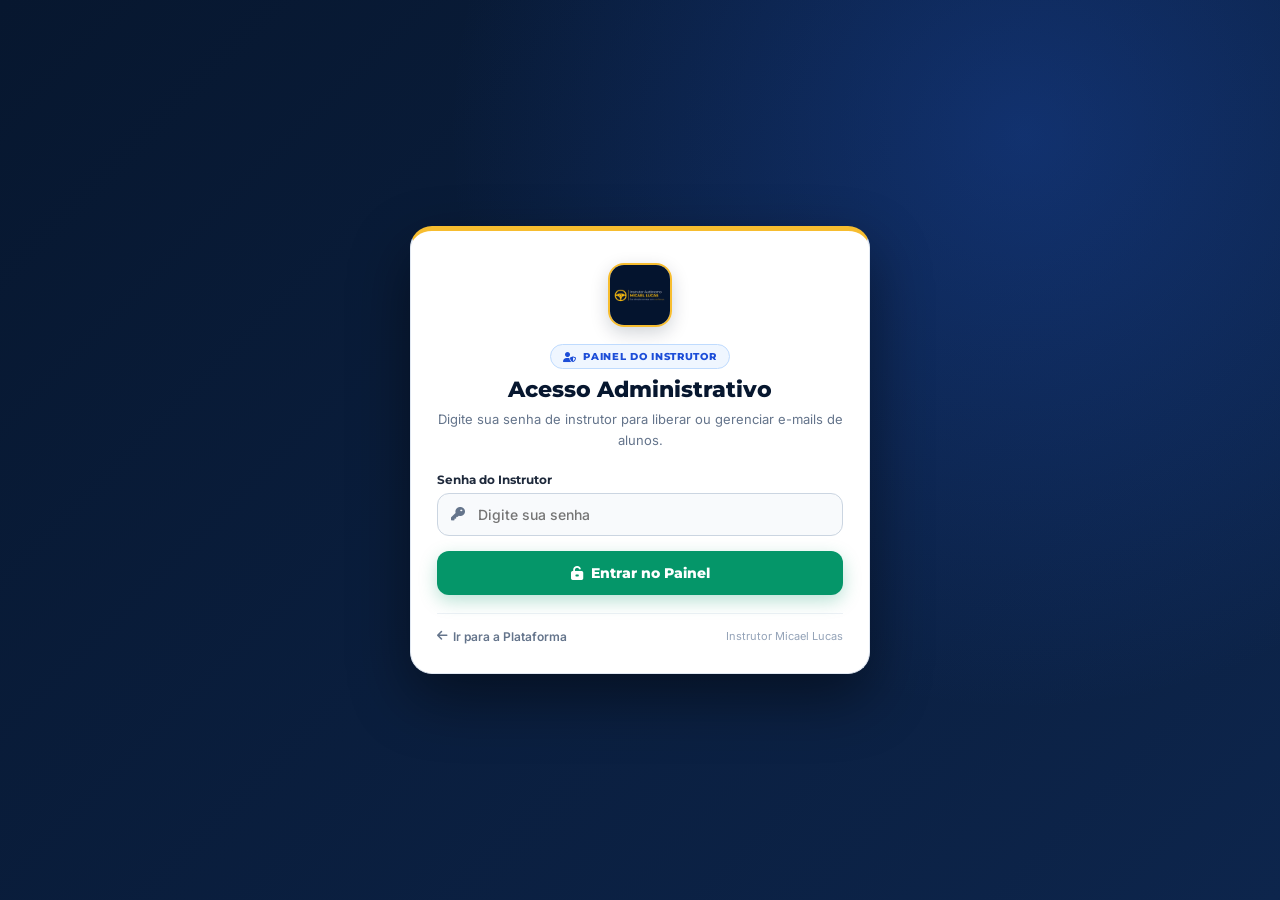
<file: admin.html>
<!doctype html>
<html lang="pt-BR">
<head>
  <meta charset="utf-8">
  <meta name="viewport" content="width=device-width,initial-scale=1">
  <title>Painel do Instrutor | Micael Lucas</title>
  <meta name="robots" content="noindex,nofollow">
  <link rel="icon" type="image/jpeg" href="logomicaellucas.jpeg">
  <link rel="apple-touch-icon" href="logomicaellucas.jpeg">
  <link rel="preconnect" href="https://fonts.googleapis.com">
  <link rel="preconnect" href="https://fonts.gstatic.com" crossorigin>
  <link href="https://fonts.googleapis.com/css2?family=Inter:wght@400;500;600;700&family=Montserrat:wght@600;700;800&display=swap" rel="stylesheet">
  <link href="https://cdnjs.cloudflare.com/ajax/libs/font-awesome/6.4.0/css/all.min.css" rel="stylesheet">
  <style>
    :root {
      --navy: #07172f;
      --gold: #f7bd2f;
      --blue: #2563eb;
      --green: #059669;
      --red: #e11d48;
      --ink: #13213a;
      --muted: #64748b;
      --line: #e1e8f2;
      --bg: #0a1931;
    }
    * { box-sizing: border-box; }
    body {
      margin: 0;
      min-height: 100vh;
      font: 15px/1.55 Inter, sans-serif;
      color: var(--ink);
      background: radial-gradient(circle at 80% 15%, rgba(37,99,235,0.28), transparent 45%),
                  linear-gradient(135deg, #07172f 0%, #0d254c 100%);
      display: flex;
      flex-direction: column;
      align-items: center;
      justify-content: center;
      padding: 20px;
    }
    .admin-card {
      width: 100%;
      max-width: 460px;
      background: #ffffff;
      border: 1px solid var(--line);
      border-top: 5px solid var(--gold);
      border-radius: 22px;
      padding: 32px 26px 28px;
      box-shadow: 0 24px 60px rgba(0,0,0,0.45);
    }
    .admin-head {
      text-align: center;
      margin-bottom: 22px;
    }
    .admin-logo {
      width: 64px;
      height: 64px;
      border-radius: 16px;
      object-fit: cover;
      border: 2px solid var(--gold);
      box-shadow: 0 6px 18px rgba(7,23,47,0.18);
      margin-bottom: 10px;
    }
    .admin-badge {
      display: inline-flex;
      align-items: center;
      gap: 6px;
      padding: 5px 12px;
      border-radius: 999px;
      background: #eff6ff;
      border: 1px solid #bfdbfe;
      color: #1d4ed8;
      font: 800 10px Montserrat, sans-serif;
      letter-spacing: 0.07em;
      text-transform: uppercase;
      margin-bottom: 8px;
    }
    h1 {
      font: 800 22px/1.2 Montserrat, sans-serif;
      color: var(--navy);
      margin: 0 0 6px;
    }
    .sub {
      font-size: 13px;
      color: var(--muted);
      margin: 0;
    }
    .field {
      margin-bottom: 15px;
      text-align: left;
    }
    .field label {
      display: block;
      font: 700 12px Montserrat, sans-serif;
      color: #1e293b;
      margin-bottom: 6px;
    }
    .input-wrap {
      position: relative;
      display: flex;
      align-items: center;
    }
    .input-wrap > i {
      position: absolute;
      left: 14px;
      color: var(--muted);
      font-size: 14px;
      pointer-events: none;
    }
    .input, .select {
      width: 100%;
      border: 1.5px solid #cbd5e1;
      border-radius: 12px;
      padding: 12px 14px 12px 40px;
      font: 500 14px Inter, sans-serif;
      color: #0f172a;
      background: #f8fafc;
      outline: none;
      transition: 0.18s;
    }
    .input:focus, .select:focus {
      border-color: var(--blue);
      background: #fff;
      box-shadow: 0 0 0 3px rgba(37,99,235,0.14);
    }
    .btn {
      width: 100%;
      border: 0;
      border-radius: 12px;
      padding: 13px 18px;
      background: var(--green);
      color: #fff;
      font: 800 14px Montserrat, sans-serif;
      display: inline-flex;
      align-items: center;
      justify-content: center;
      gap: 8px;
      cursor: pointer;
      box-shadow: 0 6px 18px rgba(5,150,105,0.28);
      transition: 0.2s;
    }
    .btn:hover:not(:disabled) { background: #047857; }
    .btn:disabled { opacity: 0.7; cursor: wait; }
    .msg {
      display: none;
      align-items: flex-start;
      gap: 9px;
      border-radius: 11px;
      padding: 11px 13px;
      font-size: 12.5px;
      font-weight: 600;
      margin-bottom: 15px;
      line-height: 1.45;
    }
    .msg.show { display: flex; }
    .msg.err {
      background: #fef2f2;
      border: 1px solid #fecaca;
      color: #b91c1c;
    }
    .msg.ok {
      background: #ecfdf5;
      border: 1px solid #a7f3d0;
      color: #065f46;
    }
    .msg i { margin-top: 2px; flex-shrink: 0; }
    .top-actions {
      display: flex;
      justify-content: space-between;
      align-items: center;
      margin-top: 18px;
      padding-top: 14px;
      border-top: 1px solid #edf1f6;
      font-size: 12px;
    }
    .link-btn {
      border: 0;
      background: none;
      color: var(--muted);
      font: 600 12px Inter, sans-serif;
      cursor: pointer;
      display: inline-flex;
      align-items: center;
      gap: 5px;
      padding: 0;
      text-decoration: none;
    }
    .link-btn:hover { color: var(--navy); }
    .hidden { display: none !important; }
  </style>
</head>
<body>

  <!-- TELA 1: SENHA DO INSTRUTOR -->
  <div class="admin-card" id="view-login">
    <div class="admin-head">
      <img src="logomicaellucas.jpeg" alt="Instrutor Micael Lucas" class="admin-logo">
      <div><span class="admin-badge"><i class="fa-solid fa-user-shield"></i> Painel do Instrutor</span></div>
      <h1>Acesso Administrativo</h1>
      <p class="sub">Digite sua senha de instrutor para liberar ou gerenciar e-mails de alunos.</p>
    </div>

    <form id="form-login" autocomplete="off">
      <div class="field">
        <label for="adm-pass">Senha do Instrutor</label>
        <div class="input-wrap">
          <i class="fa-solid fa-key"></i>
          <input class="input" id="adm-pass" type="password" inputmode="numeric" placeholder="Digite sua senha" required>
        </div>
      </div>

      <div class="msg err" id="login-err">
        <i class="fa-solid fa-circle-exclamation"></i>
        <span id="login-err-text">Senha incorreta.</span>
      </div>

      <button class="btn" id="btn-login" type="submit">
        <i class="fa-solid fa-unlock-keyhole"></i> Entrar no Painel
      </button>
    </form>

    <div class="top-actions">
      <a class="link-btn" href="index.html"><i class="fa-solid fa-arrow-left"></i> Ir para a Plataforma</a>
      <span style="color:#94a3b8;font-size:11px">Instrutor Micael Lucas</span>
    </div>
  </div>

  <!-- TELA 2: CADASTRAR / GERENCIAR ALUNO -->
  <div class="admin-card hidden" id="view-panel">
    <div class="admin-head">
      <img src="logomicaellucas.jpeg" alt="Instrutor Micael Lucas" class="admin-logo">
      <div><span class="admin-badge"><i class="fa-solid fa-user-plus"></i> Liberação Rápida</span></div>
      <h1>Gerenciar Aluno</h1>
      <p class="sub">Adicione ou bloqueie o e-mail de acesso do aluno instantaneamente.</p>
    </div>

    <form id="form-aluno" autocomplete="off">
      <div class="field">
        <label for="aluno-email">E-mail do Aluno</label>
        <div class="input-wrap">
          <i class="fa-solid fa-envelope"></i>
          <input class="input" id="aluno-email" type="email" placeholder="emaildoaluno@gmail.com" required>
        </div>
      </div>

      <div class="field">
        <label for="aluno-nome">Nome do Aluno (opcional)</label>
        <div class="input-wrap">
          <i class="fa-solid fa-user"></i>
          <input class="input" id="aluno-nome" type="text" placeholder="Ex: Maria Souza">
        </div>
      </div>

      <div class="field">
        <label for="aluno-status">Ação</label>
        <div class="input-wrap">
          <i class="fa-solid fa-circle-check"></i>
          <select class="select" id="aluno-status">
            <option value="ativo">Liberar Acesso (Ativo)</option>
            <option value="inativo">Bloquear Acesso (Inativo)</option>
          </select>
        </div>
      </div>

      <div class="msg" id="panel-msg">
        <i class="fa-solid fa-circle-check" id="panel-msg-icon"></i>
        <span id="panel-msg-text"></span>
      </div>

      <button class="btn" id="btn-salvar" type="submit">
        <i class="fa-solid fa-bolt"></i> Salvar Acesso Agora
      </button>
    </form>

    <div class="top-actions">
      <a class="link-btn" href="index.html"><i class="fa-solid fa-arrow-left"></i> Ir para a Plataforma</a>
      <button class="link-btn" type="button" id="btn-sair-adm"><i class="fa-solid fa-right-from-bracket"></i> Sair do Admin</button>
    </div>
  </div>

  <script>
    (function () {
      'use strict';

      var SUPABASE_URL = 'https://qnyiahwmbdphdnjocqpl.supabase.co';
      var SUPABASE_ANON_KEY = 'sb_publishable_jMLj1Slf-5LSAbJQ24GOig_3j_SWOk9';
      var ADM_STORAGE = 'iml_adm_pass_v1';

      var viewLogin = document.getElementById('view-login');
      var viewPanel = document.getElementById('view-panel');
      var passInput = document.getElementById('adm-pass');
      var loginErr = document.getElementById('login-err');
      var loginErrText = document.getElementById('login-err-text');
      var btnLogin = document.getElementById('btn-login');

      var emailInput = document.getElementById('aluno-email');
      var nomeInput = document.getElementById('aluno-nome');
      var statusSelect = document.getElementById('aluno-status');
      var panelMsg = document.getElementById('panel-msg');
      var panelMsgIcon = document.getElementById('panel-msg-icon');
      var panelMsgText = document.getElementById('panel-msg-text');
      var btnSalvar = document.getElementById('btn-salvar');

      function callAdminRpc(senha, email, nome, status) {
        var endpoint = SUPABASE_URL.replace(/\/+$/, '') + '/rest/v1/rpc/admin_gerenciar_aluno';
        return fetch(endpoint, {
          method: 'POST',
          headers: {
            'Content-Type': 'application/json',
            'apikey': SUPABASE_ANON_KEY
          },
          body: JSON.stringify({
            p_senha: String(senha || '').trim(),
            p_email: String(email || '').trim().toLowerCase(),
            p_nome: String(nome || '').trim() || 'Aluno',
            p_status: String(status || 'ativo')
          })
        }).then(function (res) {
          if (!res.ok) throw new Error('HTTP_' + res.status);
          return res.json();
        });
      }

      function abrirPainel() {
        viewLogin.classList.add('hidden');
        viewPanel.classList.remove('hidden');
        setTimeout(function () { emailInput.focus(); }, 50);
      }

      var savedPass = sessionStorage.getItem(ADM_STORAGE);
      if (savedPass) {
        abrirPainel();
      }

      document.getElementById('form-login').onsubmit = function (e) {
        e.preventDefault();
        loginErr.classList.remove('show');
        var pass = String(passInput.value || '').trim();
        if (!pass) return;

        btnLogin.disabled = true;
        btnLogin.innerHTML = '<i class="fa-solid fa-spinner fa-spin"></i> Verificando...';

        callAdminRpc(pass, '__verificar__', 'Admin', 'ativo')
          .then(function (res) {
            if (res && res.ok === true) {
              sessionStorage.setItem(ADM_STORAGE, pass);
              passInput.value = '';
              abrirPainel();
            } else {
              loginErrText.textContent = 'Senha do instrutor incorreta.';
              loginErr.classList.add('show');
              passInput.focus();
            }
          })
          .catch(function () {
            loginErrText.textContent = 'Erro ao validar no banco. Confirme se rodou a função admin_gerenciar_aluno no SQL Editor do Supabase.';
            loginErr.classList.add('show');
          })
          .finally(function () {
            btnLogin.disabled = false;
            btnLogin.innerHTML = '<i class="fa-solid fa-unlock-keyhole"></i> Entrar no Painel';
          });
      };

      function showPanelFeedback(isOk, text) {
        panelMsg.className = 'msg show ' + (isOk ? 'ok' : 'err');
        panelMsgIcon.className = isOk ? 'fa-solid fa-circle-check' : 'fa-solid fa-circle-exclamation';
        panelMsgText.textContent = text;
      }

      document.getElementById('form-aluno').onsubmit = function (e) {
        e.preventDefault();
        panelMsg.classList.remove('show');

        var pass = sessionStorage.getItem(ADM_STORAGE) || '';
        var email = String(emailInput.value || '').trim().toLowerCase();
        var nome = String(nomeInput.value || '').trim() || 'Aluno';
        var status = statusSelect.value;

        if (!email || email.indexOf('@') === -1) {
          showPanelFeedback(false, 'Digite um e-mail válido.');
          return;
        }

        btnSalvar.disabled = true;
        btnSalvar.innerHTML = '<i class="fa-solid fa-spinner fa-spin"></i> Salvando...';

        callAdminRpc(pass, email, nome, status)
          .then(function (res) {
            if (res && res.ok === true) {
              var acao = status === 'ativo' ? 'liberado com sucesso!' : 'bloqueado com sucesso!';
              showPanelFeedback(true, 'O e-mail ' + email + ' foi ' + acao);
              emailInput.value = '';
              nomeInput.value = '';
              emailInput.focus();
            } else {
              showPanelFeedback(false, 'Sessão expirada ou senha inválida. Faça login novamente.');
              sessionStorage.removeItem(ADM_STORAGE);
              setTimeout(function () { location.reload(); }, 1200);
            }
          })
          .catch(function () {
            showPanelFeedback(false, 'Erro de conexão ao salvar. Tente novamente.');
          })
          .finally(function () {
            btnSalvar.disabled = false;
            btnSalvar.innerHTML = '<i class="fa-solid fa-bolt"></i> Salvar Acesso Agora';
          });
      };

      document.getElementById('btn-sair-adm').onclick = function () {
        sessionStorage.removeItem(ADM_STORAGE);
        location.reload();
      };
    })();
  </script>
</body>
</html>
</file>
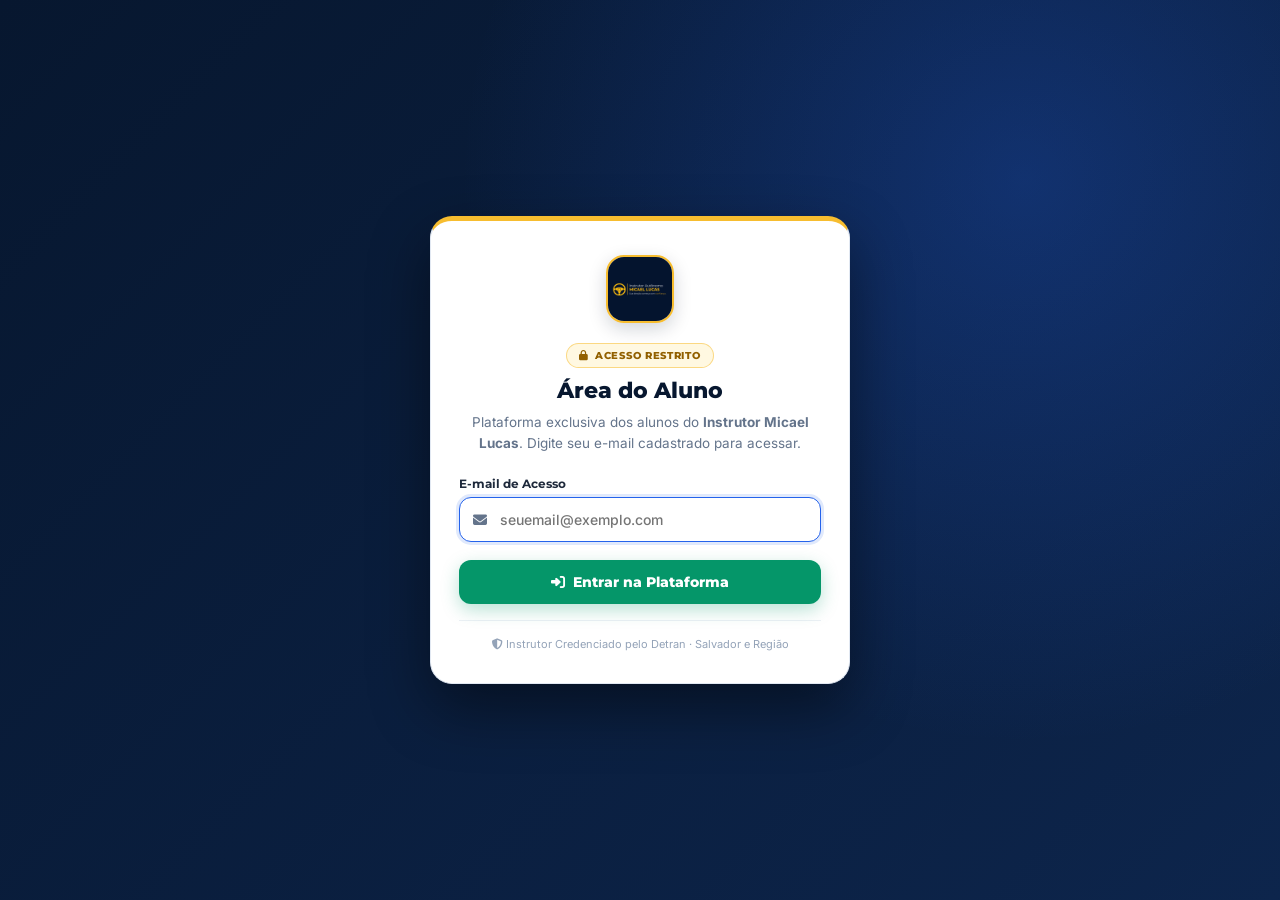
<file: simulado.html>
<!doctype html>
<html lang="pt-BR">
<head>
  <meta charset="utf-8">
  <meta name="viewport" content="width=device-width,initial-scale=1">
  <title>Simulado Oficial Detran | Instrutor Micael Lucas</title>
  <link rel="icon" type="image/jpeg" href="logomicaellucas.jpeg">
  <link rel="apple-touch-icon" href="logomicaellucas.jpeg">
  <link rel="preconnect" href="https://fonts.googleapis.com">
  <link rel="preconnect" href="https://fonts.gstatic.com" crossorigin>
  <link href="https://fonts.googleapis.com/css2?family=Inter:wght@400;500;600;700&family=Montserrat:wght@600;700;800&display=swap" rel="stylesheet">
  <link href="https://cdnjs.cloudflare.com/ajax/libs/font-awesome/6.4.0/css/all.min.css" rel="stylesheet">
  <link href="assets/simulados.css" rel="stylesheet">
  <script src="assets/auth.js?v=3"></script>
</head>
<body>
  <header class="topbar">
    <div class="shell nav">
      <a class="brand" href="index.html">
        <img src="logomicaellucas.jpeg" alt="Logo Instrutor Micael Lucas" class="brand-logo">
        <span><small>INSTRUTOR AUTÔNOMO</small><strong>MICAEL LUCAS</strong></span>
      </a>
      <span class="credential"><i class="fa-solid fa-shield-halved"></i> Instrutor credenciado pelo Detran</span>
    </div>
  </header>

  <main id="app">
    <header class="sim-hdr">
      <div class="sim-hdr-inner">
        <button class="back-btn" id="sexit"><i class="fa-solid fa-arrow-left"></i> Sair</button>
        <span class="sim-title"><i class="fa-solid fa-clipboard-check"></i> <span id="sim-title">Carregando simulado...</span></span>
        <div class="sim-timer-box"><i class="fa-solid fa-clock"></i><span class="sim-clock" id="sclock">60:00</span></div>
      </div>
    </header>

    <div class="sim-body">
      <div class="sim-q-card" id="sqa"></div>
      <aside class="sim-side">
        <div class="sim-side-card">
          <div class="sim-side-head">
            <span class="sim-side-title">Grade de Questões</span>
            <span class="sim-side-prog" id="spg">0/30 respondidas</span>
          </div>
          <div class="sim-q-grid" id="sgd"></div>
          <p class="sim-side-legend">
            <b>Verde</b> = respondida · <b>Azul</b> = questão atual<br>
            Você pode clicar no número de qualquer questão para ir direto a ela ou conferir se já foi respondida.
          </p>
        </div>
      </aside>
    </div>
  </main>

  <div class="mobile-mod-backdrop" id="mmod-backdrop"></div>
  <aside class="mobile-mod-sheet" id="mmod-sheet" aria-label="Menu rápido de módulos">
    <div class="mobile-mod-head">
      <strong><i class="fa-solid fa-table-cells-large" style="color:#2563eb;margin-right:6px"></i> Ir direto para o Módulo</strong>
      <button class="mobile-mod-close" type="button" id="mmod-close" aria-label="Fechar"><i class="fa-solid fa-xmark"></i></button>
    </div>
    <div class="mobile-mod-grid">
      <a class="mobile-mod-item" href="index.html#modulo/0" style="--mc:#2563eb"><i class="fa-solid fa-id-card"></i><span>Guia da CNH</span></a>
      <a class="mobile-mod-item" href="index.html#modulo/1" style="--mc:#f59e0b"><i class="fa-solid fa-book-open"></i><span>Prova Teórica</span></a>
      <a class="mobile-mod-item" href="index.html#modulo/2" style="--mc:#4f46e5"><i class="fa-solid fa-brain"></i><span>Psicotécnico</span></a>
      <a class="mobile-mod-item" href="simulados.html" style="--mc:#e11d48"><i class="fa-solid fa-clipboard-check"></i><span>Simulados Detran</span></a>
      <a class="mobile-mod-item" href="index.html#modulo/4" style="--mc:#059669"><i class="fa-solid fa-car"></i><span>Prova Prática</span></a>
      <a class="mobile-mod-item" href="index.html#modulo/5" style="--mc:#2563eb"><i class="fa-solid fa-circle-question"></i><span>Dúvidas (FAQ)</span></a>
    </div>
  </aside>
  <nav class="mobile-bottom-nav" aria-label="Navegação rápida mobile">
    <a class="mnav-btn" href="simulados.html"><i class="fa-solid fa-arrow-left"></i><span>Voltar</span></a>
    <a class="mnav-btn" href="index.html#inicio"><i class="fa-solid fa-house"></i><span>Início</span></a>
    <a class="mnav-btn" href="index.html#modulo/1"><i class="fa-solid fa-book-open"></i><span>Estudos</span></a>
    <a class="mnav-btn active" href="simulados.html"><i class="fa-solid fa-clipboard-check"></i><span>Simulados</span></a>
    <button class="mnav-btn" type="button" id="mnav-mods"><i class="fa-solid fa-table-cells-large"></i><span>Módulos</span></button>
  </nav>
  <script>
    (function(){
      var sheet=document.getElementById('mmod-sheet'),backdrop=document.getElementById('mmod-backdrop'),modsBtn=document.getElementById('mnav-mods');
      function closeSheet(){sheet.classList.remove('open');backdrop.classList.remove('open');modsBtn.classList.remove('active')}
      modsBtn.onclick=function(){var isOpen=sheet.classList.toggle('open');backdrop.classList.toggle('open',isOpen);modsBtn.classList.toggle('active',isOpen)};
      backdrop.onclick=closeSheet;
      document.getElementById('mmod-close').onclick=closeSheet;
    })();
  </script>

  <script src="assets/carregar-simulado.js"></script>
</body>
</html>
</file>
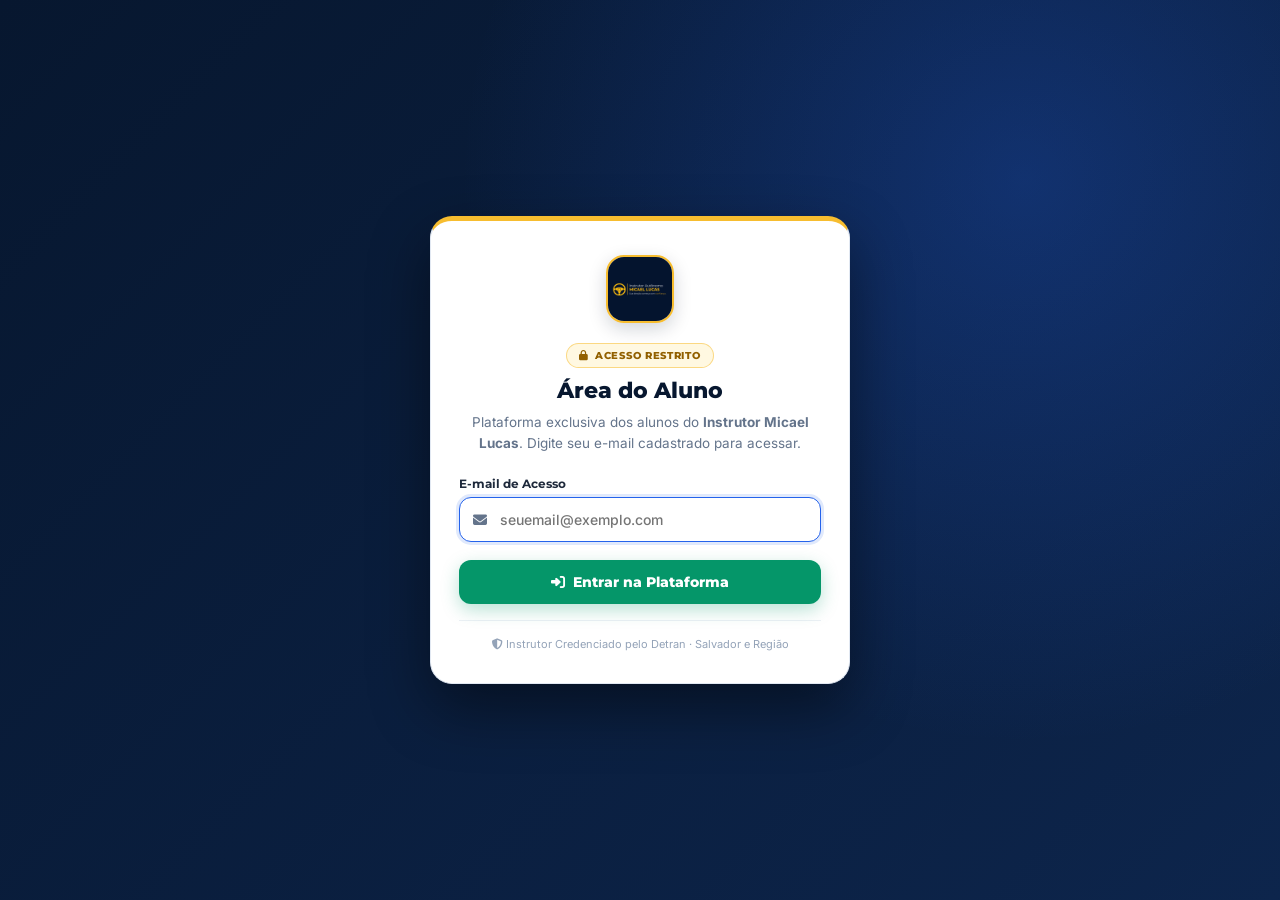
<file: simulados.html>
<!doctype html>
<html lang="pt-BR">
<head>
  <meta charset="utf-8">
  <meta name="viewport" content="width=device-width,initial-scale=1">
  <title>Simulados Detran | Instrutor Micael Lucas</title>
  <meta name="description" content="Simulados oficiais e por matéria para a prova teórica do Detran. 47 provas e mais de 1.100 questões.">
  <link rel="icon" type="image/jpeg" href="logomicaellucas.jpeg">
  <link rel="apple-touch-icon" href="logomicaellucas.jpeg">
  <link rel="preconnect" href="https://fonts.googleapis.com">
  <link rel="preconnect" href="https://fonts.gstatic.com" crossorigin>
  <link href="https://fonts.googleapis.com/css2?family=Inter:wght@400;500;600;700&family=Montserrat:wght@600;700;800&display=swap" rel="stylesheet">
  <link href="https://cdnjs.cloudflare.com/ajax/libs/font-awesome/6.4.0/css/all.min.css" rel="stylesheet">
  <link href="assets/simulados.css" rel="stylesheet">
  <script src="assets/auth.js?v=3"></script>
</head>
<body>
  <header class="topbar">
    <div class="shell nav">
      <a class="brand" href="index.html">
        <img src="logomicaellucas.jpeg" alt="Logo Instrutor Micael Lucas" class="brand-logo">
        <span><small>INSTRUTOR AUTÔNOMO</small><strong>MICAEL LUCAS</strong></span>
      </a>
      <span class="credential"><i class="fa-solid fa-shield-halved"></i> Instrutor credenciado pelo Detran</span>
    </div>
  </header>

  <main>
    <section class="subhero">
      <div class="shell">
        <div class="breadcrumb">
          <a class="back-btn" href="index.html"><i class="fa-solid fa-arrow-left"></i> Voltar ao início</a>
          <span>Início</span>
          <i class="fa-solid fa-chevron-right"></i>
          <span>Simulados</span>
        </div>
        <span class="eyebrow"><i class="fa-solid fa-clipboard-check"></i> BANCO OFICIAL DE QUESTÕES</span>
        <h1>Simulados Oficiais Detran</h1>
        <p>São 12 Simulados Completos (Modo Prova Real) e 37 provas separadas por matéria, com gabarito oficial e tempo cronometrado de 60 minutos.</p>
      </div>
    </section>

    <section class="section">
      <div class="shell">
        <div class="section-head">
          <div>
            <h2>Escolha a área de estudo</h2>
            <p>Selecione o Simulado Completo ou uma matéria específica para ver as provas disponíveis.</p>
          </div>
          <span class="pill" id="total-badge">49 provas disponíveis</span>
        </div>

        <!-- Matérias em Destaque -->
        <div class="sim-grid">
          <!-- Simulado Geral / Completo -->
          <article class="sim-card sim-full available" onclick="filtrarMateria('completo')" style="--sc:#f7bd2f">
            <div class="sim-card-top">
              <span class="icon"><i class="fa-solid fa-star"></i></span>
              <span class="sim-badge"><i class="fa-solid fa-list-check"></i> 12 simulados completos</span>
            </div>
            <h3>Simulado Completo — Modo Prova Real</h3>
            <p>12 simulados completos · 30 questões · 60 minutos · Cronômetro oficial e pontuação mínima de 21 acertos para aprovação.</p>
            <button class="sim-area-btn" type="button"><i class="fa-solid fa-play"></i> Acessar Simulados</button>
          </article>

          <!-- Legislação -->
          <article class="sim-card available" style="--sc:#2563eb" onclick="filtrarMateria('legislacao')">
            <div class="sim-card-top">
              <span class="icon"><i class="fa-solid fa-scale-balanced"></i></span>
              <span class="sim-badge"><i class="fa-solid fa-list-check"></i> 29 simulados</span>
            </div>
            <h3>Legislação de Trânsito</h3>
            <p>CTB, processo de habilitação, infrações, penalidades, multas e normas de circulação.</p>
            <button class="sim-area-btn" type="button">Acessar Simulados <i class="fa-solid fa-arrow-right"></i></button>
          </article>

          <!-- Sinalização -->
          <article class="sim-card available" style="--sc:#f97316" onclick="filtrarMateria('sinalizacao')">
            <div class="sim-card-top">
              <span class="icon"><i class="fa-solid fa-traffic-light"></i></span>
              <span class="sim-badge"><i class="fa-solid fa-image"></i> 3 simulados ilustrados</span>
            </div>
            <h3>Sinalização e Placas</h3>
            <p>Placas de advertência, regulamentação, gestos de agentes e sinais semafóricos com imagens.</p>
            <button class="sim-area-btn" type="button">Acessar Simulados <i class="fa-solid fa-arrow-right"></i></button>
          </article>

          <!-- Direção Defensiva -->
          <article class="sim-card available" style="--sc:#7c3aed" onclick="filtrarMateria('direcao-defensiva')">
            <div class="sim-card-top">
              <span class="icon"><i class="fa-solid fa-shield-halved"></i></span>
              <span class="sim-badge"><i class="fa-solid fa-list-check"></i> 2 simulados</span>
            </div>
            <h3>Direção Defensiva</h3>
            <p>Física aplicada, aderência, condições adversas da via e prevenção ativa de acidentes.</p>
            <button class="sim-area-btn" type="button">Acessar Simulados <i class="fa-solid fa-arrow-right"></i></button>
          </article>

          <!-- Primeiros Socorros -->
          <article class="sim-card available" style="--sc:#e11d48" onclick="filtrarMateria('primeiros-socorros')">
            <div class="sim-card-top">
              <span class="icon"><i class="fa-solid fa-kit-medical"></i></span>
              <span class="sim-badge"><i class="fa-solid fa-list-check"></i> 1 simulado dedicado</span>
            </div>
            <h3>Primeiros Socorros</h3>
            <p>Sinalização do local, suporte básico de vida, fraturas, hemorragias e acionamento do SAMU.</p>
            <button class="sim-area-btn" type="button">Acessar Simulados <i class="fa-solid fa-arrow-right"></i></button>
          </article>

          <!-- Meio Ambiente e Cidadania -->
          <article class="sim-card available" style="--sc:#059669" onclick="filtrarMateria('meio-ambiente')">
            <div class="sim-card-top">
              <span class="icon"><i class="fa-solid fa-leaf"></i></span>
              <span class="sim-badge"><i class="fa-solid fa-list-check"></i> 1 simulado dedicado</span>
            </div>
            <h3>Meio Ambiente e Cidadania</h3>
            <p>Poluição veicular, emissões, catalisador, convivência social e cidadania nas vias.</p>
            <button class="sim-area-btn" type="button">Acessar Simulados <i class="fa-solid fa-arrow-right"></i></button>
          </article>

          <!-- Mecânica Básica -->
          <article class="sim-card available" style="--sc:#d97706" onclick="filtrarMateria('mecanica')">
            <div class="sim-card-top">
              <span class="icon"><i class="fa-solid fa-gear"></i></span>
              <span class="sim-badge"><i class="fa-solid fa-list-check"></i> 1 simulado dedicado</span>
            </div>
            <h3>Mecânica Básica</h3>
            <p>Manutenção preventiva, freios, pneus, fluidos, suspensão e itens obrigatórios.</p>
            <button class="sim-area-btn" type="button">Acessar Simulados <i class="fa-solid fa-arrow-right"></i></button>
          </article>
        </div>

        <!-- Seção Dinâmica de Lista de Simulados por Matéria -->
        <div id="area-provas" style="margin-top: 54px; scroll-margin-top: 90px;">
          <div class="section-head">
            <div>
              <h2 id="titulo-materia">Simulados Completos — Modo Prova Real</h2>
              <p id="desc-materia">Clique em qualquer simulado abaixo para iniciar a prova com 30 questões e cronômetro de 60 minutos.</p>
            </div>
          </div>

          <!-- Filtros Rápidos -->
          <div class="cat-tabs">
            <button class="cat-tab active" data-cat="completo" onclick="filtrarMateria('completo')">Simulados Completos (12)</button>
            <button class="cat-tab" data-cat="todas" onclick="filtrarMateria('todas')">Todas as Provas (49)</button>
            <button class="cat-tab" data-cat="legislacao" onclick="filtrarMateria('legislacao')">Legislação (29)</button>
            <button class="cat-tab" data-cat="sinalizacao" onclick="filtrarMateria('sinalizacao')">Sinalização e Placas (3)</button>
            <button class="cat-tab" data-cat="direcao-defensiva" onclick="filtrarMateria('direcao-defensiva')">Direção Defensiva (2)</button>
            <button class="cat-tab" data-cat="primeiros-socorros" onclick="filtrarMateria('primeiros-socorros')">Primeiros Socorros (1)</button>
            <button class="cat-tab" data-cat="meio-ambiente" onclick="filtrarMateria('meio-ambiente')">Meio Ambiente e Cidadania (1)</button>
            <button class="cat-tab" data-cat="mecanica" onclick="filtrarMateria('mecanica')">Mecânica Básica (1)</button>
          </div>

          <!-- Grid com os Cards das Provas -->
          <div class="sim-provas-list" id="lista-provas">
            <!-- Gerado via JavaScript -->
          </div>
        </div>

      </div>
    </section>
  </main>

  <footer class="footer">
    <div class="shell">Conteúdo de apoio à formação de condutores · Instrutor Micael Lucas · Salvador e Região Metropolitana</div>
  </footer>

  <div class="mobile-mod-backdrop" id="mmod-backdrop"></div>
  <aside class="mobile-mod-sheet" id="mmod-sheet" aria-label="Menu rápido de módulos">
    <div class="mobile-mod-head">
      <strong><i class="fa-solid fa-table-cells-large" style="color:#2563eb;margin-right:6px"></i> Ir direto para o Módulo</strong>
      <button class="mobile-mod-close" type="button" id="mmod-close" aria-label="Fechar"><i class="fa-solid fa-xmark"></i></button>
    </div>
    <div class="mobile-mod-grid">
      <a class="mobile-mod-item" href="index.html#modulo/0" style="--mc:#2563eb"><i class="fa-solid fa-id-card"></i><span>Guia da CNH</span></a>
      <a class="mobile-mod-item" href="index.html#modulo/1" style="--mc:#f59e0b"><i class="fa-solid fa-book-open"></i><span>Prova Teórica</span></a>
      <a class="mobile-mod-item" href="index.html#modulo/2" style="--mc:#4f46e5"><i class="fa-solid fa-brain"></i><span>Psicotécnico</span></a>
      <a class="mobile-mod-item" href="simulados.html" style="--mc:#e11d48"><i class="fa-solid fa-clipboard-check"></i><span>Simulados Detran</span></a>
      <a class="mobile-mod-item" href="index.html#modulo/4" style="--mc:#059669"><i class="fa-solid fa-car"></i><span>Prova Prática</span></a>
      <a class="mobile-mod-item" href="index.html#modulo/5" style="--mc:#2563eb"><i class="fa-solid fa-circle-question"></i><span>Dúvidas (FAQ)</span></a>
    </div>
  </aside>
  <nav class="mobile-bottom-nav" aria-label="Navegação rápida mobile">
    <a class="mnav-btn" href="index.html#inicio"><i class="fa-solid fa-arrow-left"></i><span>Voltar</span></a>
    <a class="mnav-btn" href="index.html#inicio"><i class="fa-solid fa-house"></i><span>Início</span></a>
    <a class="mnav-btn" href="index.html#modulo/1"><i class="fa-solid fa-book-open"></i><span>Estudos</span></a>
    <a class="mnav-btn active" href="simulados.html"><i class="fa-solid fa-clipboard-check"></i><span>Simulados</span></a>
    <button class="mnav-btn" type="button" id="mnav-mods"><i class="fa-solid fa-table-cells-large"></i><span>Módulos</span></button>
  </nav>
  <script>
    (function(){
      var sheet=document.getElementById('mmod-sheet'),backdrop=document.getElementById('mmod-backdrop'),modsBtn=document.getElementById('mnav-mods');
      function closeSheet(){sheet.classList.remove('open');backdrop.classList.remove('open');modsBtn.classList.remove('active')}
      modsBtn.onclick=function(){var isOpen=sheet.classList.toggle('open');backdrop.classList.toggle('open',isOpen);modsBtn.classList.toggle('active',isOpen)};
      backdrop.onclick=closeSheet;
      document.getElementById('mmod-close').onclick=closeSheet;
    })();
  </script>

  <script src="data/catalogo.js"></script>
  <script>
    (function(){
      var catalogo = window.CATALOGO_SIMULADOS || [];
      var listaEl = document.getElementById('lista-provas');
      var tituloEl = document.getElementById('titulo-materia');
      var descEl = document.getElementById('desc-materia');

      var titulosCat = {
        'completo': { t: 'Simulados Completos — Modo Prova Real (12 Provas)', d: 'Cada simulado completo traz 30 questões com tempo cronometrado de 60 minutos e gabarito oficial.' },
        'todas': { t: 'Todos os Simulados Disponíveis (49 Provas)', d: 'Veja abaixo os 12 Simulados Completos e as 37 provas separadas por matéria.' },
        'legislacao': { t: 'Simulados de Legislação de Trânsito', d: '29 provas focadas em CTB, infrações, penalidades, multas, habilitação e circulação.' },
        'sinalizacao': { t: 'Simulados de Sinalização e Placas', d: 'Provas com ilustrações reais de placas de trânsito, gestos de agentes e semáforos.' },
        'direcao-defensiva': { t: 'Simulados de Direção Defensiva', d: 'Provas sobre condições adversas, prevenção de acidentes e física veicular.' },
        'primeiros-socorros': { t: 'Simulados de Primeiros Socorros', d: 'Procedimentos de emergência, fraturas, hemorragias e segurança no acidente.' },
        'meio-ambiente': { t: 'Simulados de Meio Ambiente e Cidadania', d: 'Poluição, emissões, sustentabilidade e relacionamento interpessoal no trânsito.' },
        'mecanica': { t: 'Simulados de Mecânica Básica', d: 'Manutenção preventiva, pneus, freios, motor e itens de segurança veicular.' }
      };

      function render(categoria) {
        var filtrados = (categoria === 'todas') 
          ? catalogo 
          : catalogo.filter(function(p){ return p.categoria === categoria; });

        var info = titulosCat[categoria] || titulosCat['completo'];
        tituloEl.textContent = info.t;
        descEl.textContent = info.d;

        document.querySelectorAll('.cat-tab').forEach(function(tab){
          if (tab.dataset.cat === categoria) tab.classList.add('active');
          else tab.classList.remove('active');
        });

        if (!filtrados.length) {
          listaEl.innerHTML = '<p style="color:var(--muted)">Nenhuma prova encontrada nesta categoria.</p>';
          return;
        }

        listaEl.innerHTML = filtrados.map(function(p){
          var isCompleto = p.categoria === 'completo';
          var numStr = String(isCompleto ? p.numeroCompleto : p.id).padStart(2, '0');
          var badgeMat = isCompleto
            ? '<span class="sim-prova-badge" style="background:#fef3c7;color:#92400e"><i class="fa-solid fa-star"></i> Prova Real</span>'
            : '<span class="sim-prova-badge">' + p.materia + '</span>';
          var badgeImg = p.temImagens
            ? '<span class="sim-prova-badge" style="background:#fff7ed;color:#ea580c"><i class="fa-solid fa-image"></i> ' + (isCompleto ? '2 Placas + 4 Socorros + 24 Leg/Multas' : 'Com ilustrações') + '</span>'
            : '';
          var tituloCard = isCompleto
            ? p.titulo
            : ('Prova ' + numStr + ' — ' + p.titulo);
          var textoBtn = isCompleto
            ? ('Iniciar Simulado Completo ' + numStr)
            : ('Iniciar Prova ' + numStr);

          return '<article class="sim-prova-item" style="cursor:pointer" onclick="location.href=\'simulado.html?id=' + p.id + '\'">' +
            '<div class="sim-prova-header">' +
              badgeMat +
              badgeImg +
            '</div>' +
            '<h4>' + tituloCard + '</h4>' +
            '<p><i class="fa-regular fa-clock"></i> 60 minutos · <i class="fa-solid fa-list-ol"></i> 30 questões</p>' +
            '<a class="sim-prova-btn" href="simulado.html?id=' + p.id + '">' +
              '<i class="fa-solid fa-play"></i> ' + textoBtn +
            '</a>' +
          '</article>';
        }).join('');
      }

      window.filtrarMateria = function(cat) {
        render(cat);
        var area = document.getElementById('area-provas');
        if (area) {
          area.scrollIntoView({ behavior: 'smooth' });
        }
      };

      render('completo');
    }());
  </script>
</body>
</html>
</file>
<file: assets/simulados.css>
:root{--navy:#07172f;--gold:#f7bd2f;--blue:#2563eb;--ink:#13213a;--muted:#64748b;--line:#e1e8f2;--bg:#f4f7fb;--shadow:0 18px 45px #0f234117}*{box-sizing:border-box}html{scroll-behavior:smooth}body{margin:0;background:var(--bg);color:var(--ink);font:15px/1.65 Inter,sans-serif}button,a{font:inherit;cursor:pointer}a{text-decoration:none;color:inherit}h1,h2,h3{font-family:Montserrat,sans-serif;line-height:1.18;margin:0}.shell{width:min(1180px,calc(100% - 40px));margin:auto}.topbar{position:sticky;top:0;z-index:50;background:#07172ff7;border-bottom:1px solid #203653;color:#fff}.nav{min-height:76px;display:flex;align-items:center;justify-content:space-between;gap:20px}.brand{display:flex;align-items:center;gap:12px}.brand-logo{height:46px;width:46px;object-fit:cover;border-radius:12px;border:2px solid #f7bd2f7a}.brand small{display:block;color:#aab8cd;font-weight:700;font-size:10px;letter-spacing:.08em}.brand strong{font:800 17px Montserrat}.credential{display:flex;align-items:center;gap:8px;padding:8px 13px;border:1px solid #f7bd2f73;border-radius:999px;color:#dce4ef;font-weight:700;font-size:12px}.credential i{color:var(--gold)}.subhero{background:linear-gradient(120deg,var(--navy),#102f5d);color:#fff;padding:43px 0}.breadcrumb{display:flex;align-items:center;gap:9px;color:#aebbd0;font-size:12px;margin-bottom:20px;flex-wrap:wrap}.back-btn{border:1px solid #38506f;background:#122b4d;color:#fff;border-radius:9px;padding:8px 12px;font-weight:800;display:inline-flex;align-items:center;gap:8px}.eyebrow{display:inline-flex;align-items:center;gap:8px;padding:7px 12px;border-radius:99px;background:#f7bd2f1a;border:1px solid #f7bd2f59;color:var(--gold);font-size:11px;font-weight:800;letter-spacing:.07em;text-transform:uppercase}.subhero h1{font-size:clamp(30px,4vw,43px);margin:12px 0}.subhero p{color:#bdc9da;max-width:720px}.section{padding:58px 0}.section-head{display:flex;align-items:end;justify-content:space-between;gap:24px;margin-bottom:26px}.section-head h2{font-size:27px}.section-head p{color:var(--muted);margin:7px 0 0}.pill{background:#e9f0ff;color:#2458bd;border-radius:99px;padding:7px 12px;font-size:11px;font-weight:800}.btn{border:1px solid transparent;border-radius:11px;padding:12px 17px;font-weight:800;display:inline-flex;align-items:center;justify-content:center;gap:9px}.primary{background:var(--gold);color:#172033}.footer{background:var(--navy);color:#94a3b8;padding:32px 0;text-align:center;font-size:11px}
.sim-grid{display:grid;grid-template-columns:repeat(3,1fr);gap:18px}.sim-card{background:#fff;border:1px solid var(--line);border-top:5px solid var(--sc,#2563eb);border-radius:18px;padding:26px 22px;display:flex;flex-direction:column;align-items:flex-start;gap:14px;box-shadow:0 4px 12px #0f172a08;transition:.2s}.sim-card.available{cursor:pointer}.sim-card.available:hover{transform:translateY(-3px);box-shadow:var(--shadow)}.sim-card-top{width:100%;display:flex;align-items:center;justify-content:space-between;gap:10px}.sim-card .icon{width:50px;height:50px;border-radius:14px;background:color-mix(in srgb,var(--sc,#2563eb) 13%,white);display:grid;place-items:center;font-size:20px;color:var(--sc,#2563eb)}.sim-card h3{font-size:16px}.sim-card p{color:var(--muted);font-size:13px;margin:0;line-height:1.5}.sim-badge{display:inline-flex;align-items:center;gap:7px;background:color-mix(in srgb,var(--sc,#2563eb) 10%,white);color:var(--sc,#2563eb);border-radius:99px;padding:6px 13px;font-size:12px;font-weight:800}.sim-area-btn{margin-top:auto;width:100%;border:0;border-radius:11px;padding:11px 16px;background:var(--navy);color:#fff;font:800 13px Montserrat,sans-serif;display:inline-flex;align-items:center;justify-content:center;gap:8px;transition:.2s}.sim-card:hover .sim-area-btn{background:var(--sc,#2563eb)}.sim-full{grid-column:1/-1;background:linear-gradient(120deg,#07172f,#102f5d);color:#fff;border-top-color:var(--gold)}.sim-full .icon{background:#ffffff18;color:var(--gold)}.sim-full h3{color:#fff;font-size:20px}.sim-full p{color:#bdc9da}.sim-full .sim-badge{background:#ffffff1a;color:var(--gold);border:1px solid #f7bd2f55}.sim-full .sim-area-btn{width:auto;background:var(--gold);color:#172033;padding:12px 22px}.sim-full:hover .sim-area-btn{background:#ffca42;color:#172033}.sim-soon{opacity:.7;cursor:not-allowed}
.sim-hdr{position:sticky;top:76px;z-index:40;background:var(--navy);color:#fff;padding:13px 0;border-bottom:1px solid #203653}.sim-hdr-inner{display:flex;align-items:center;justify-content:space-between;gap:14px;width:min(1180px,calc(100% - 40px));margin:auto;flex-wrap:wrap}.sim-title{font:800 15px Montserrat;display:flex;align-items:center;gap:8px}.sim-timer-box{display:flex;align-items:center;gap:8px;background:#142d4f;border:1px solid #365171;border-radius:10px;padding:8px 16px}.sim-timer-box i{color:var(--gold)}.sim-clock{font:800 24px Montserrat;color:var(--gold);min-width:64px;text-align:center}.sim-clock.urgente{color:#f87171;animation:sblink 1s infinite}@keyframes sblink{50%{opacity:.5}}.sim-body{display:grid;grid-template-columns:1fr 290px;gap:24px;padding:28px 0 60px;max-width:1180px;margin:auto;width:calc(100% - 40px)}.sim-q-card,.sim-side-card{background:#fff;border:1px solid var(--line);border-radius:18px;padding:32px;box-shadow:0 4px 12px #0f172a08;align-self:start}.sim-q-meta,.sim-side-head{display:flex;align-items:center;justify-content:space-between;gap:8px;margin-bottom:20px}.sim-q-label{font:800 11px Montserrat;text-transform:uppercase;letter-spacing:.07em;color:var(--muted)}.sim-q-mat{background:#eaf1ff;color:#1d4ed8;border-radius:99px;padding:4px 12px;font-size:11px;font-weight:800}.sim-q-txt{font-size:17px;line-height:1.68;margin:0 0 24px;font-weight:500}.sim-ops{display:flex;flex-direction:column;gap:10px;margin-bottom:26px}.sim-op{width:100%;text-align:left;border:2px solid var(--line);border-radius:12px;padding:13px 18px;background:#fff;font:500 15px/1.4 Inter,sans-serif;color:var(--ink);transition:.15s}.sim-op:hover{border-color:var(--blue);background:#f0f6ff}.sim-op.selected{border-color:var(--blue);background:#eff6ff;color:#1d4ed8;font-weight:700}.sim-nav{display:flex;gap:10px;align-items:center}.sim-nav-btn,.sim-skip{border:1px solid var(--line);background:#fff;border-radius:10px;padding:10px 18px;font-weight:700}.sim-nav-btn:disabled{opacity:.35;cursor:not-allowed}.sim-nav-btn.snext{background:var(--navy);color:#fff;border-color:var(--navy);margin-left:auto}.sim-skip{border-color:var(--gold);background:#fffbeb;color:#92400e}.sim-side{display:flex;flex-direction:column;gap:14px}.sim-side-card{padding:18px}.sim-side-title{font:800 13px Montserrat}.sim-side-prog{font-size:12px;font-weight:700;color:var(--muted)}.sim-q-grid{display:grid;grid-template-columns:repeat(5,1fr);gap:6px;margin-bottom:14px}.sim-q-btn{aspect-ratio:1;border:2px solid var(--line);border-radius:9px;background:#f8fafc;font:800 13px Montserrat;color:#64748b;display:grid;place-items:center;padding:0}.sim-q-btn.sqcur{border-color:var(--blue);background:var(--blue);color:#fff}.sim-q-btn.sqok{border-color:#059669;background:#d1fae5;color:#065f46}.sim-q-btn.sqcur.sqok{background:var(--blue);border-color:var(--blue);color:#fff}.sim-side-legend{font-size:11px;color:var(--muted);line-height:1.6;padding-top:12px;border-top:1px solid var(--line)}.sim-result{max-width:780px;margin:48px auto;padding:0 20px}.sim-res-card{background:#fff;border:1px solid var(--line);border-radius:22px;padding:clamp(28px,5vw,52px);box-shadow:var(--shadow);text-align:center}.sim-res-score{font:800 76px Montserrat;margin:14px 0 6px}.sim-res-score.sok{color:#059669}.sim-res-score.snok{color:#e11d48}.sim-res-badge{display:inline-flex;align-items:center;gap:8px;border-radius:99px;padding:9px 20px;font:800 14px Montserrat;margin-bottom:20px}.sim-res-badge.sok{background:#d1fae5;color:#065f46}.sim-res-badge.snok{background:#fee2e2;color:#991b1b}.sim-res-stats{display:flex;gap:12px;justify-content:center;flex-wrap:wrap;margin:18px 0 22px}.sim-stat{background:#f1f5f9;border-radius:12px;padding:14px 20px;min-width:90px}.sim-stat strong{display:block;font:800 28px Montserrat}.sim-stat span{font-size:12px;color:var(--muted)}.sim-review{text-align:left;margin-top:28px;border-top:1px solid var(--line);padding-top:24px}.sim-r-item{border:1px solid var(--line);border-left:4px solid #e11d48;border-radius:12px;padding:14px 16px;margin-bottom:10px}.sim-r-item.rok{border-left-color:#059669}.sim-r-item p{margin:0 0 6px;font-size:14px}.rans,.rcor{font-size:13px;font-weight:700}.rans.rok,.rcor{color:#059669}.rans.rnok{color:#e11d48}
.sim-q-img-wrap{display:flex;justify-content:center;align-items:center;margin:18px 0 24px;padding:16px;background:#f8fafc;border:1px solid var(--line);border-radius:14px}
.sim-q-img{max-height:130px;max-width:100%;object-fit:contain;border-radius:6px;filter:drop-shadow(0 2px 4px rgba(0,0,0,0.06))}
.cat-tabs{display:flex;gap:8px;overflow-x:auto;padding-bottom:12px;margin-bottom:24px;-webkit-overflow-scrolling:touch}
.cat-tab{background:#fff;border:1px solid var(--line);border-radius:999px;padding:8px 18px;font-size:13px;font-weight:700;color:var(--muted);white-space:nowrap;cursor:pointer;transition:.15s}
.cat-tab:hover,.cat-tab.active{background:var(--navy);border-color:var(--navy);color:#fff}
.cat-tab.active{box-shadow:0 4px 12px rgba(7,23,47,0.18)}
.sim-provas-list{display:grid;grid-template-columns:repeat(auto-fill,minmax(280px,1fr));gap:14px;margin-top:20px}
.sim-prova-item{background:#fff;border:1px solid var(--line);border-radius:14px;padding:18px 20px;display:flex;flex-direction:column;gap:10px;transition:.2s;box-shadow:0 2px 6px rgba(0,0,0,0.03)}
.sim-prova-item:hover{transform:translateY(-2px);border-color:var(--blue);box-shadow:var(--shadow)}
.sim-prova-header{display:flex;justify-content:space-between;align-items:center;gap:10px}
.sim-prova-badge{font-size:11px;font-weight:800;padding:4px 9px;border-radius:6px;background:#eff6ff;color:var(--blue);text-transform:uppercase}
.sim-prova-item h4{margin:0;font:800 15px Montserrat;color:var(--ink)}
.sim-prova-item p{margin:0;color:var(--muted);font-size:12px}
.sim-prova-btn{margin-top:auto;display:inline-flex;align-items:center;justify-content:center;gap:8px;padding:9px 14px;border-radius:8px;background:var(--navy);color:#fff;font-weight:700;font-size:12px}
.sim-prova-btn:hover{background:var(--blue)}
@media(max-width:900px){.sim-grid{grid-template-columns:repeat(2,1fr)}.sim-body{grid-template-columns:1fr}.sim-side{order:-1}.sim-full{grid-column:1/-1}}@media(max-width:600px){.shell{width:min(100% - 26px,1180px)}.credential{display:none}.section-head{align-items:flex-start;flex-direction:column}.sim-grid{grid-template-columns:1fr}.sim-body{width:calc(100% - 24px);padding-top:14px}.sim-q-card{padding:20px}.sim-nav{flex-wrap:wrap}.sim-nav-btn.snext{width:100%;margin-left:0}.brand small{display:none}}
.mobile-bottom-nav,.mobile-mod-backdrop,.mobile-mod-sheet{display:none}
@media(max-width:768px){
  body{padding-bottom:78px}
  .mobile-bottom-nav{display:grid;grid-template-columns:repeat(5,1fr);position:fixed;bottom:0;left:0;right:0;z-index:90;background:#07172ff7;backdrop-filter:blur(10px);border-top:1px solid #203653;padding:6px 6px calc(6px + env(safe-area-inset-bottom,0px));box-shadow:0 -6px 24px rgba(7,23,47,.28)}
  .mnav-btn{border:0;background:transparent;color:#94a3b8;display:flex;flex-direction:column;align-items:center;justify-content:center;gap:4px;padding:6px 2px;border-radius:10px;font:700 10px/1.1 Inter,sans-serif;transition:.18s}
  .mnav-btn i{font-size:16px}
  .mnav-btn.active{color:var(--gold);background:#ffffff12}
  .mnav-btn:active{transform:scale(.95)}
  .mobile-mod-backdrop{position:fixed;inset:0;z-index:85;background:rgba(7,23,47,.55);backdrop-filter:blur(2px);opacity:0;pointer-events:none;transition:.2s}
  .mobile-mod-backdrop.open{display:block;opacity:1;pointer-events:auto}
  .mobile-mod-sheet{display:block;position:fixed;left:0;right:0;bottom:64px;z-index:88;background:#fff;border-radius:20px 20px 0 0;border-top:1px solid var(--line);padding:18px 16px 24px;box-shadow:0 -12px 35px rgba(7,23,47,.22);transform:translateY(110%);transition:transform .25s ease}
  .mobile-mod-sheet.open{transform:translateY(0)}
  .mobile-mod-head{display:flex;align-items:center;justify-content:space-between;margin-bottom:14px;padding-bottom:10px;border-bottom:1px solid var(--line)}
  .mobile-mod-head strong{font:800 14px Montserrat,sans-serif;color:var(--ink)}
  .mobile-mod-close{border:0;background:#f1f5f9;color:#475569;width:30px;height:30px;border-radius:8px;display:grid;place-items:center;font-size:13px}
  .mobile-mod-grid{display:grid;grid-template-columns:repeat(2,1fr);gap:9px}
  .mobile-mod-item{border:1px solid var(--line);background:#f8fafc;border-radius:12px;padding:11px 12px;display:flex;align-items:center;gap:10px;text-align:left;font:700 12px/1.25 Inter,sans-serif;color:var(--ink)}
  .mobile-mod-item i{width:32px;height:32px;flex:0 0 32px;border-radius:9px;display:grid;place-items:center;background:var(--mc,#2563eb);color:#fff;font-size:14px}
  .mobile-mod-item:active{background:#eff6ff;border-color:var(--blue)}
}
</file>
